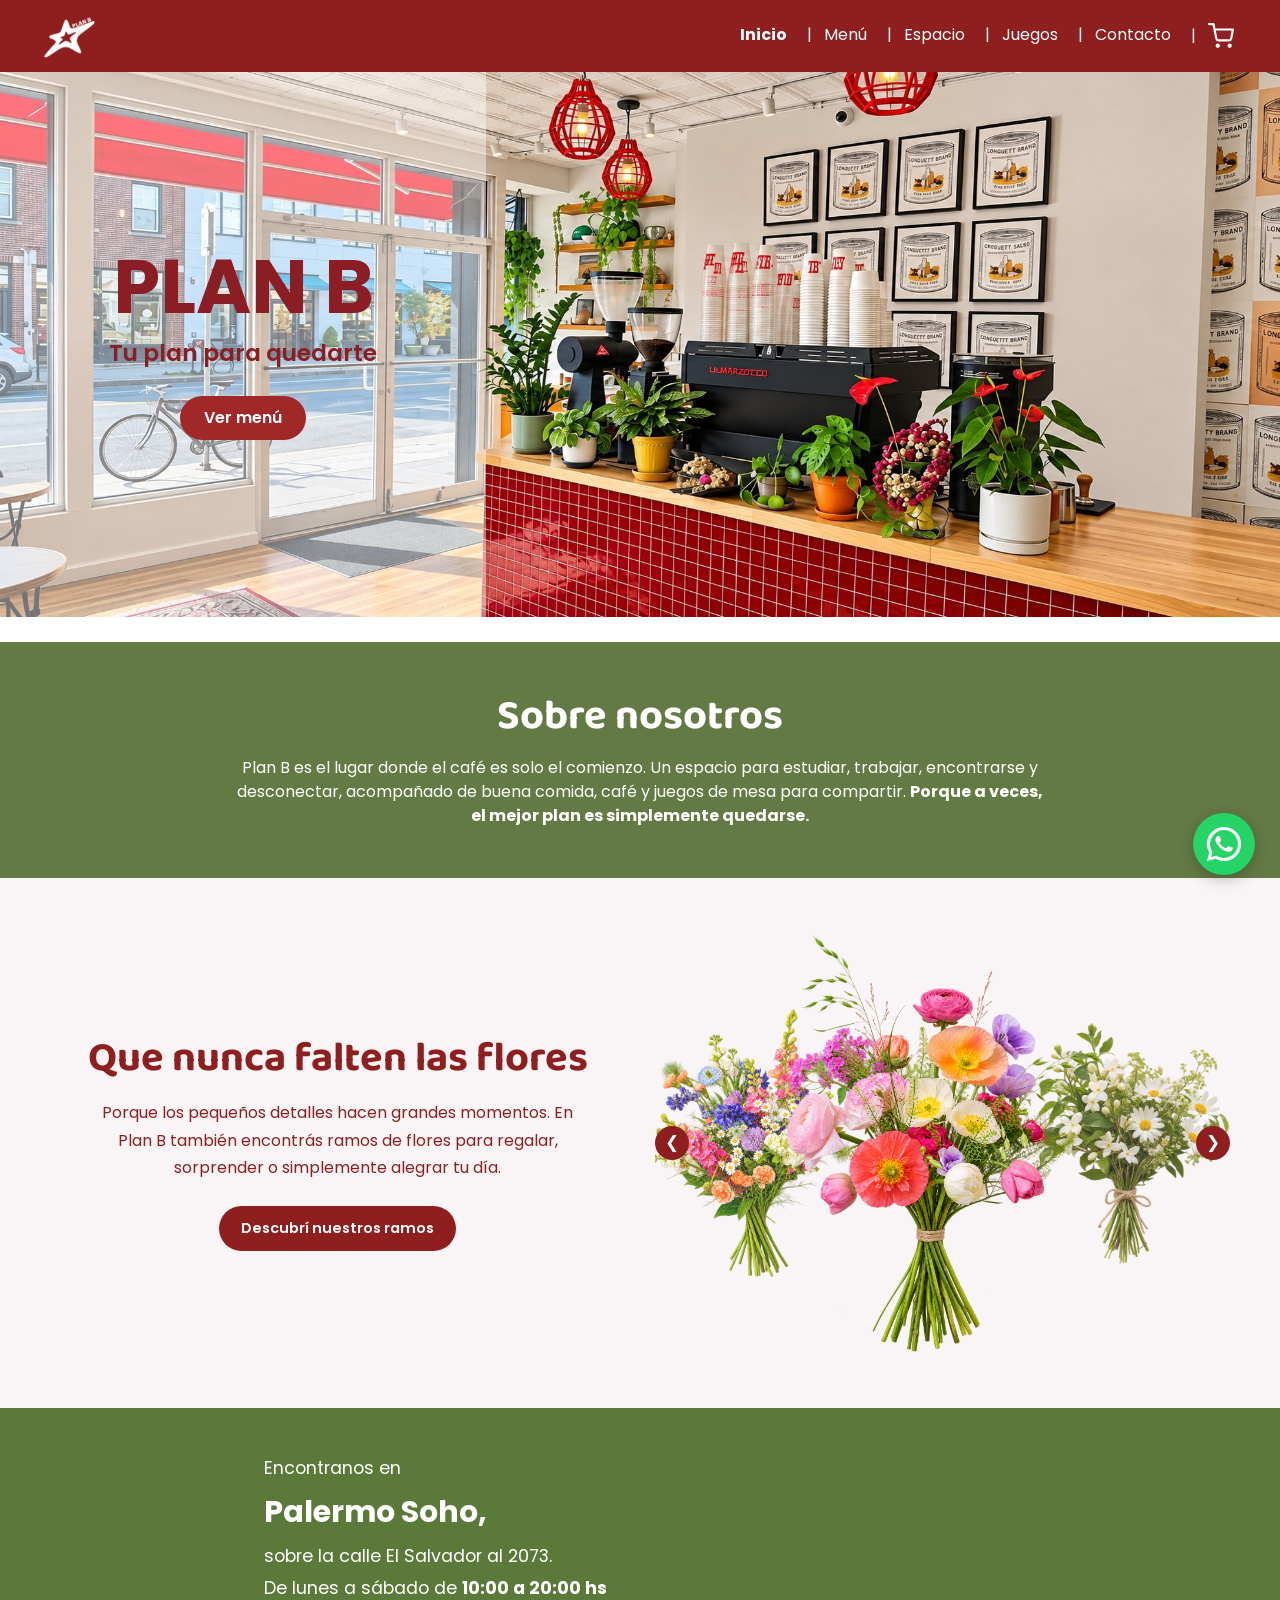
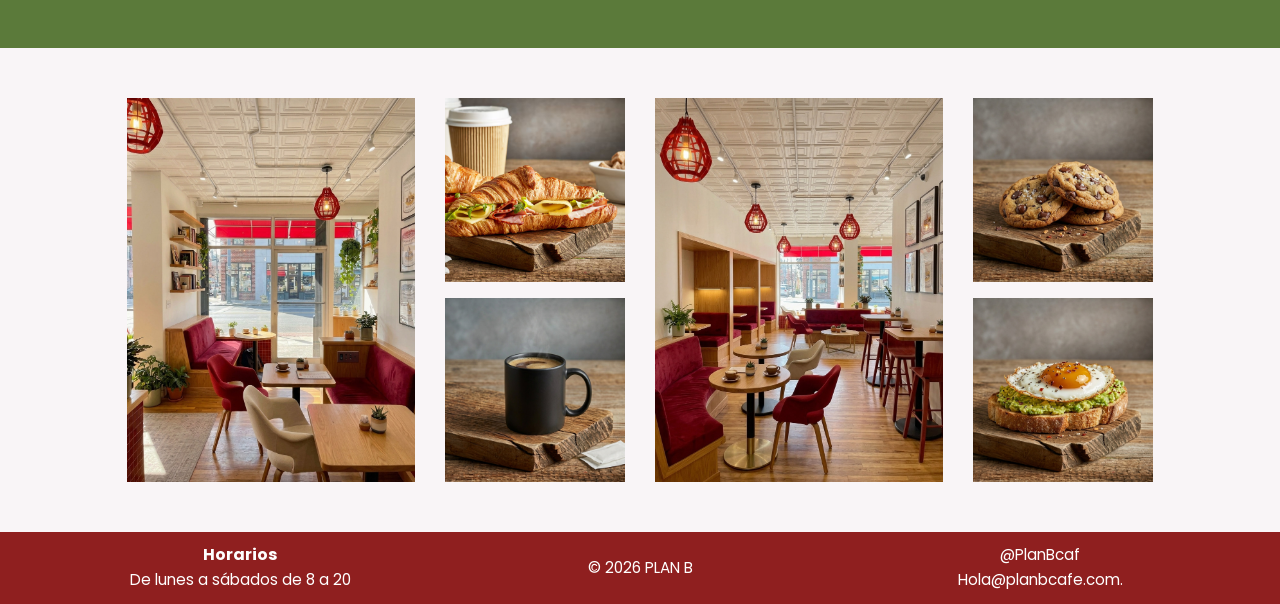
<file: index.html>
<!DOCTYPE html>
<html lang="es">
<head>
  <meta charset="UTF-8">
  <meta name="viewport" content="width=device-width, initial-scale=1.0">
  <title>Plan B | Tu plan para quedarte</title>
  <link rel="stylesheet" href="style.css">
</head>

<body>

  <header class="encabezado">
    <a href="index.html" class="logo">
      <img src="Imagenes/Logo.png" alt="Logo de Plan B">
    </a>

    <nav class="menu">
      <a href="index.html" class="activo">Inicio</a>
      <a href="menu.html">Menú</a>
      <a href="espacio.html">Espacio</a>
      <a href="juegos.html">Juegos</a>
      <a href="contacto.html">Contacto</a>

      <a href="Carrito.html"
         class="icono-carrito"
         aria-label="Carrito"
         title="Carrito">

        <svg xmlns="http://www.w3.org/2000/svg"
             width="26"
             height="26"
             viewBox="0 0 24 24"
             fill="none"
             stroke="currentColor"
             stroke-width="2"
             stroke-linecap="round"
             stroke-linejoin="round"
             aria-hidden="true">

          <circle cx="9" cy="21" r="1"></circle>
          <circle cx="20" cy="21" r="1"></circle>
          <path d="M1 1h4l2.7 13.4a2 2 0 0 0 2 1.6h9.7a2 2 0 0 0 2-1.6L23 6H6"></path>

        </svg>
      </a>
    </nav>


<!-- MENÚ DESPLEGABLE PARA CELULARES -->

<details class="menu-celular">

  <summary>
    <span class="pagina-actual">Inicio</span>

    <span class="hamburguesa" aria-hidden="true">
      <span></span>
      <span></span>
      <span></span>
    </span>
  </summary>

  <nav class="opciones-celular">

    <a href="index.html">Inicio</a>
    <a href="menu.html">Menú</a>
    <a href="espacio.html">Espacio</a>
    <a href="juegos.html">Juegos</a>
    <a href="contacto.html">Contacto</a>
    <a href="Carrito.html">Carrito</a>

  </nav>

</details>


  </header>

  <main>

    <section class="hero" role="img" aria-label="cafeteria principal">

      <div class="hero-texto recuadro-inicio">

        <h1>PLAN B</h1>

        <p>Tu plan para quedarte</p>

        <a href="menu.html" class="boton">
          Ver menú
        </a>

      </div>

    </section>

    <section class="sobre-nosotros">
      <h2>Sobre nosotros</h2>
      <p>
        Plan B es el lugar donde el café es solo el comienzo. Un espacio para
        estudiar, trabajar, encontrarse y desconectar, acompañado de buena comida,
        café y juegos de mesa para compartir.
        <strong>Porque a veces, el mejor plan es simplemente quedarse.</strong>
      </p>
    </section>

    <!-- ======================================
     SECCIÓN FLORES EN INICIO
====================================== -->

<section class="inicio-flores">

  <div class="inicio-flores-texto">

    <h2>Que nunca falten las flores</h2>

    <p>
      Porque los pequeños detalles hacen grandes momentos.
      En Plan B también encontrás ramos de flores para
      regalar, sorprender o simplemente alegrar tu día.
    </p>

    <a href="Carrito.html" class="boton-inicio-flores">
      Descubrí nuestros ramos
    </a>

  </div>

  <!-- CARRUSEL DE FLORES SIN JAVASCRIPT -->

  <div class="carrusel-flores">

    <!-- CONTROLES OCULTOS -->
    <input type="radio" name="flor-activa" id="flor-1" checked>
    <input type="radio" name="flor-activa" id="flor-2">
    <input type="radio" name="flor-activa" id="flor-3">
    <input type="radio" name="flor-activa" id="flor-4">
    <input type="radio" name="flor-activa" id="flor-5">
    <input type="radio" name="flor-activa" id="flor-6">
    <input type="radio" name="flor-activa" id="flor-7">

    <div class="flores-escenario">

      <!-- RAMO 1 -->
      <div class="flor-slide slide-1">
        <img src="Imagenes/Ramos de flores/ramo 11.png"
             alt="Ramo Primavera">
      </div>

      <!-- RAMO 2 -->
      <div class="flor-slide slide-2">
        <img src="Imagenes/Ramos de flores/ramo 22.png"
             alt="Ramo Jazmín">
      </div>

      <!-- RAMO 3 -->
      <div class="flor-slide slide-3">
        <img src="Imagenes/Ramos de flores/ramo 33.png"
             alt="Ramo Vibrante">
      </div>

      <!-- RAMO 4 -->
      <div class="flor-slide slide-4">
        <img src="Imagenes/Ramos de flores/ramo 44.png"
             alt="Ramo Atardecer">
      </div>

      <!-- RAMO 5 -->
      <div class="flor-slide slide-5">
        <img src="Imagenes/Ramos de flores/ramo 55.png"
             alt="Ramo Orquídea">
      </div>

      <!-- RAMO 6 -->
      <div class="flor-slide slide-6">
        <img src="Imagenes/Ramos de flores/ramo 66.png"
             alt="Ramo Campestre">
      </div>

      <!-- RAMO 7 -->
      <div class="flor-slide slide-7">
        <img src="Imagenes/Ramos de flores/ramo 77.png"
             alt="Ramo Silvestre">
      </div>

    </div>

    <!-- FLECHAS PARA CAMBIAR DE RAMO -->

    <div class="flechas-flores">

      <!-- ESTADO 1 -->
      <div class="flechas-slide flechas-1">
        <label for="flor-7" aria-label="Anterior">&#10094;</label>
        <label for="flor-2" aria-label="Siguiente">&#10095;</label>
      </div>

      <!-- ESTADO 2 -->
      <div class="flechas-slide flechas-2">
        <label for="flor-1" aria-label="Anterior">&#10094;</label>
        <label for="flor-3" aria-label="Siguiente">&#10095;</label>
      </div>

      <!-- ESTADO 3 -->
      <div class="flechas-slide flechas-3">
        <label for="flor-2" aria-label="Anterior">&#10094;</label>
        <label for="flor-4" aria-label="Siguiente">&#10095;</label>
      </div>

      <!-- ESTADO 4 -->
      <div class="flechas-slide flechas-4">
        <label for="flor-3" aria-label="Anterior">&#10094;</label>
        <label for="flor-5" aria-label="Siguiente">&#10095;</label>
      </div>

      <!-- ESTADO 5 -->
      <div class="flechas-slide flechas-5">
        <label for="flor-4" aria-label="Anterior">&#10094;</label>
        <label for="flor-6" aria-label="Siguiente">&#10095;</label>
      </div>

      <!-- ESTADO 6 -->
      <div class="flechas-slide flechas-6">
        <label for="flor-5" aria-label="Anterior">&#10094;</label>
        <label for="flor-7" aria-label="Siguiente">&#10095;</label>
      </div>

      <!-- ESTADO 7 -->
      <div class="flechas-slide flechas-7">
        <label for="flor-6" aria-label="Anterior">&#10094;</label>
        <label for="flor-1" aria-label="Siguiente">&#10095;</label>
      </div>

    </div>

  </div>

</section>

    <section class="ubicacion">
      <div class="ubicacion-texto">
        <p>Encontranos en</p>
        <h3>Palermo Soho,</h3>
        <p>sobre la calle El Salvador al 2073.</p>
        <p>De lunes a sábado de <strong>10:00 a 20:00 hs</strong></p>
      </div>
      <div class="ubicacion-mapa">
     <div class="ubicacion-mapa">
  <iframe
    src="https://www.google.com/maps?q=El+Salvador+4600,+Palermo,+Buenos+Aires,+Argentina&z=17&output=embed"
    title="Mapa de ubicación de Plan B en Palermo Soho"
    loading="lazy"
    allowfullscreen></iframe>
</div>

    </section>

    <section class="galeria">
      <img src="Imagenes/Inicio/mesas2.jpg" alt="Epsacio" class="foto-alta">
      <div class="galeria-columna">
        <img src="Imagenes/Inicio/medialuna con jyq.jpg" alt="Croissant de jamón y queso">
        <img src="Imagenes/Inicio/cafe.jpg" alt="Taza de café negro">
      </div>
      <img src="Imagenes/Inicio/mesas1.jpg" alt="Mesas y ventanal de Plan B" class="foto-alta">
      <div class="galeria-columna">
        <img src="Imagenes/Inicio/cookies.jpg" alt="Cookies con chips de chocolate">
        <img src="Imagenes/Inicio/avocado toast.jpg" alt="Tostada con palta y huevo">
      </div>
    </section>

  </main>

  <footer class="pie">
    <div class="pie-horarios">
      <h4>Horarios</h4>
      <p>De lunes a sábados de 8 a 20</p>
    </div>
    <div class="pie-copy">
      <p>&copy; 2026 PLAN B</p>
    </div>
    <div class="pie-contacto">
      <p>@PlanBcaf</p>
      <p>Hola@planbcafe.com.</p>
    </div>
  </footer>


<!-- BOTÓN FLOTANTE DE WHATSAPP -->
<a
  href="https://wa.me/5491130460145?text=Hola%2C%20quiero%20hacer%20una%20consulta%20a%20Plan%20B"

  class="whatsapp-flotante"
  target="_blank"
  rel="noopener noreferrer"
  aria-label="Contactar a Plan B por WhatsApp"
  title="Escribinos por WhatsApp"
>
  <svg
    xmlns="http://www.w3.org/2000/svg"
    viewBox="0 0 32 32"
    aria-hidden="true"
  >
    <path fill="currentColor" d="M16 .8A15.2 15.2 0 0 0 2.9 23.7L.8 31.2l7.7-2A15.2 15.2 0 1 0 16 .8zm0 27.6a12.3 12.3 0 0 1-6.3-1.7l-.5-.3-4.6 1.2 1.2-4.5-.3-.5A12.4 12.4 0 1 1 16 28.4zm6.8-9.3c-.4-.2-2.2-1.1-2.6-1.2-.3-.1-.6-.2-.8.2-.3.4-1 1.2-1.2 1.4-.2.2-.4.3-.8.1-.4-.2-1.6-.6-3.1-1.9-1.1-1-1.9-2.2-2.1-2.6-.2-.4 0-.6.2-.8l.6-.7.4-.6c.1-.2 0-.5 0-.7l-1.2-2.8c-.3-.7-.6-.6-.8-.6h-.7c-.3 0-.7.1-1 .5-.4.4-1.3 1.3-1.3 3.1s1.4 3.5 1.6 3.7c.2.2 2.7 4.1 6.6 5.7.9.4 1.6.6 2.1.8.9.3 1.7.2 2.3.1.7-.1 2.2-.9 2.5-1.8.3-.9.3-1.7.2-1.8-.1-.2-.3-.3-.7-.5z"/>
  </svg>
</a>


</body>
</html>
</file>
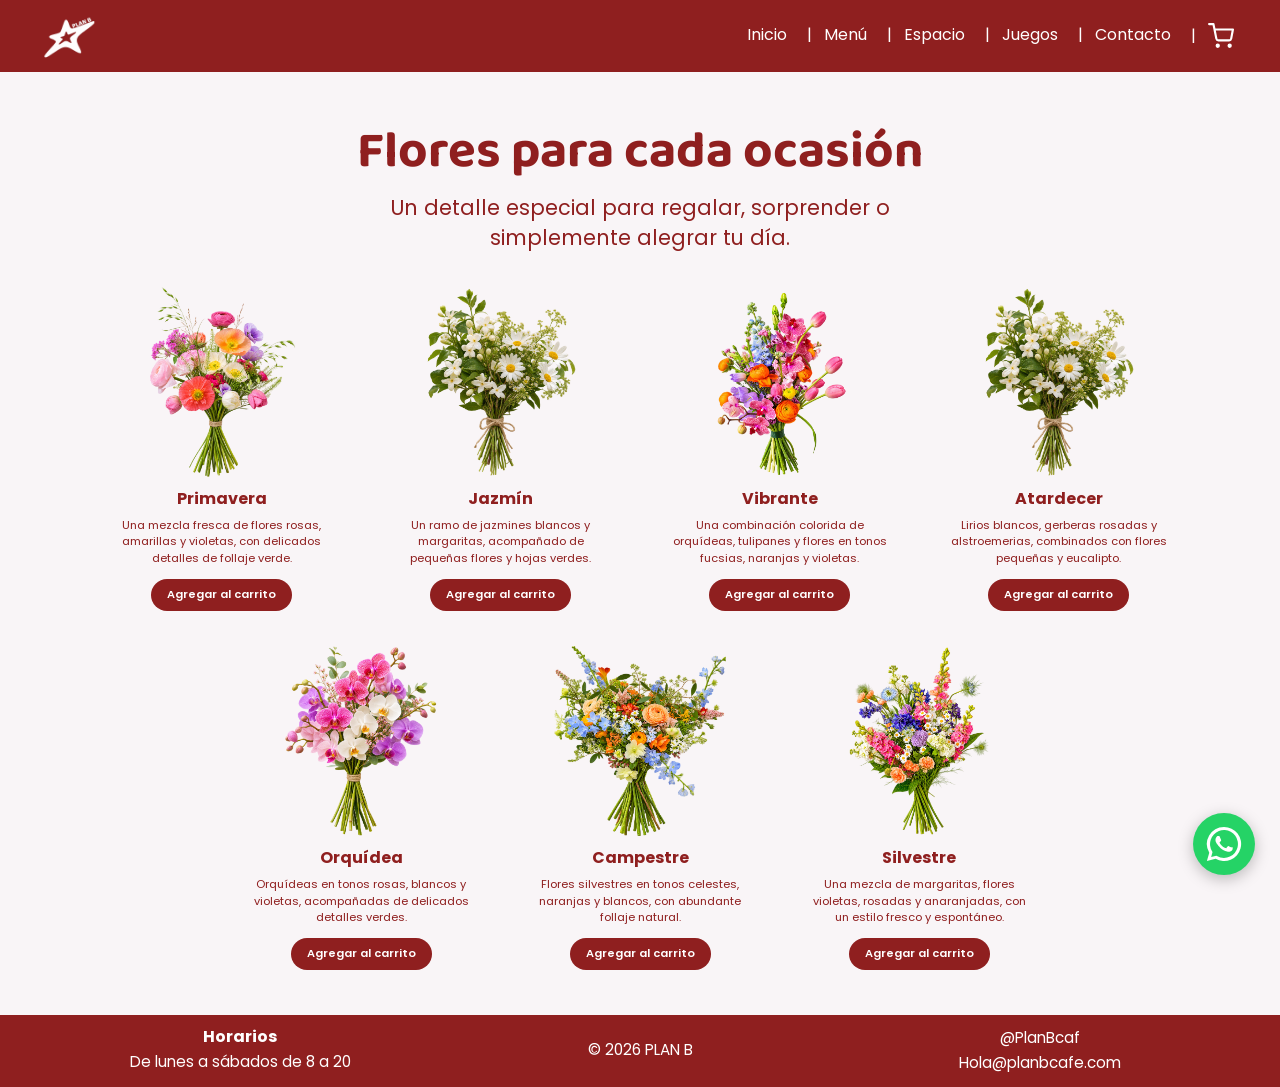
<file: Carrito.html>
<!DOCTYPE html>
<html lang="es">

<head>
  <meta charset="UTF-8">
  <meta name="viewport" content="width=device-width, initial-scale=1.0">

  <title>Flores | Plan B</title>

  <link rel="stylesheet" href="style.css">
  <link rel="stylesheet" href="flores.css">
</head>

<body>

  <!-- CASILLAS DEL CARRITO -->

  <input type="checkbox" id="ramo-primavera" class="seleccion-ramo">
  <input type="checkbox" id="ramo-jazmin" class="seleccion-ramo">
  <input type="checkbox" id="ramo-vibrante" class="seleccion-ramo">
  <input type="checkbox" id="ramo-atardecer" class="seleccion-ramo">
  <input type="checkbox" id="ramo-orquidea" class="seleccion-ramo">
  <input type="checkbox" id="ramo-campestre" class="seleccion-ramo">
  <input type="checkbox" id="ramo-silvestre" class="seleccion-ramo">

  <!-- CONTROL PARA CERRAR Y ABRIR EL CARRITO -->

  <input type="checkbox" id="carrito-cerrado" class="seleccion-ramo">

  <!-- ENCABEZADO -->

  <header class="encabezado">

    <a href="index.html" class="logo">
      <img src="Imagenes/Logo.png" alt="Logo de Plan B">
    </a>

    <nav class="menu">
      <a href="index.html">Inicio</a>
      <a href="menu.html">Menú</a>
      <a href="espacio.html">Espacio</a>
      <a href="juegos.html">Juegos</a>
      <a href="contacto.html">Contacto</a>
<a href="Carrito.html" class="icono-carrito" aria-label="Carrito" title="Carrito">
  <svg xmlns="http://www.w3.org/2000/svg"
       width="26" height="26"
       viewBox="0 0 24 24"
       fill="none"
       stroke="currentColor"
       stroke-width="2"
       stroke-linecap="round"
       stroke-linejoin="round"
       aria-hidden="true">
    <circle cx="9" cy="21" r="1"></circle>
    <circle cx="20" cy="21" r="1"></circle>
    <path d="M1 1h4l2.7 13.4a2 2 0 0 0 2 1.6h9.7a2 2 0 0 0 2-1.6L23 6H6"></path>
  </svg>
</a>

    </nav>


<!-- MENÚ DESPLEGABLE PARA CELULARES -->

<details class="menu-celular">

  <summary>
    <span class="pagina-actual">Carrito</span>

    <span class="hamburguesa" aria-hidden="true">
      <span></span>
      <span></span>
      <span></span>
    </span>
  </summary>

  <nav class="opciones-celular">

    <a href="index.html">Inicio</a>
    <a href="menu.html">Menú</a>
    <a href="espacio.html">Espacio</a>
    <a href="juegos.html">Juegos</a>
    <a href="contacto.html">Contacto</a>
    <a href="Carrito.html">Carrito</a>

  </nav>

</details>


  </header>

  <!-- CONTENIDO PRINCIPAL -->

  <main class="pagina-flores">

    <section class="encabezado-flores">

      <h1>Flores para cada ocasión</h1>

      <p>
        Un detalle especial para regalar, sorprender o
        <br>
        simplemente alegrar tu día.
      </p>

    </section>

    <!-- CATÁLOGO DE FLORES -->

    <section class="catalogo-flores">

      <!-- RAMO 1: PRIMAVERA -->

      <article class="tarjeta-flor">

        <img
          src="Imagenes/Ramos de flores/ramo 11.png"
          alt="Ramo Primavera"
        >

        <h2>Primavera</h2>

        <p>
          Una mezcla fresca de flores rosas, amarillas y
          violetas, con delicados detalles de follaje verde.
        </p>

        <label for="ramo-primavera" class="boton-flor">
          Agregar al carrito
        </label>

      </article>

      <!-- RAMO 2: JAZMÍN -->

      <article class="tarjeta-flor">

        <img
          src="Imagenes/Ramos de flores/ramo 22.png"
          alt="Ramo Jazmín"
        >

        <h2>Jazmín</h2>

        <p>
          Un ramo de jazmines blancos y margaritas,
          acompañado de pequeñas flores y hojas verdes.
        </p>

        <label for="ramo-jazmin" class="boton-flor">
          Agregar al carrito
        </label>

      </article>

      <!-- RAMO 3: VIBRANTE -->

      <article class="tarjeta-flor">

        <img
          src="Imagenes/Ramos de flores/ramo 33.png"
          alt="Ramo Vibrante"
        >

        <h2>Vibrante</h2>

        <p>
          Una combinación colorida de orquídeas,
          tulipanes y flores en tonos fucsias,
          naranjas y violetas.
        </p>

        <label for="ramo-vibrante" class="boton-flor">
          Agregar al carrito
        </label>

      </article>

      <!-- RAMO 4: ATARDECER -->

      <article class="tarjeta-flor">

        <img
          src="Imagenes/Ramos de flores/ramo 22.png"
          alt="Ramo Atardecer"
        >

        <h2>Atardecer</h2>

        <p>
          Lirios blancos, gerberas rosadas y
          alstroemerias, combinados con flores
          pequeñas y eucalipto.
        </p>

        <label for="ramo-atardecer" class="boton-flor">
          Agregar al carrito
        </label>

      </article>

      <!-- RAMO 5: ORQUÍDEA -->

      <article class="tarjeta-flor">

        <img
          src="Imagenes/Ramos de flores/ramo 55.png"
          alt="Ramo Orquídea"
        >

        <h2>Orquídea</h2>

        <p>
          Orquídeas en tonos rosas, blancos y violetas,
          acompañadas de delicados detalles verdes.
        </p>

        <label for="ramo-orquidea" class="boton-flor">
          Agregar al carrito
        </label>

      </article>

      <!-- RAMO 6: CAMPESTRE -->

      <article class="tarjeta-flor">

        <img
          src="Imagenes/Ramos de flores/ramo 66.png"
          alt="Ramo Campestre"
        >

        <h2>Campestre</h2>

        <p>
          Flores silvestres en tonos celestes,
          naranjas y blancos, con abundante
          follaje natural.
        </p>

        <label for="ramo-campestre" class="boton-flor">
          Agregar al carrito
        </label>

      </article>

      <!-- RAMO 7: SILVESTRE -->

      <article class="tarjeta-flor">

        <img
          src="Imagenes/Ramos de flores/ramo 77.png"
          alt="Ramo Silvestre"
        >

        <h2>Silvestre</h2>

        <p>
          Una mezcla de margaritas, flores violetas,
          rosadas y anaranjadas, con un estilo
          fresco y espontáneo.
        </p>

        <label for="ramo-silvestre" class="boton-flor">
          Agregar al carrito
        </label>

      </article>

    </section>

  </main>

  <!-- ======================================
       CARRITO DE COMPRAS CON PRECIOS
  ======================================= -->

  <aside class="carrito-css">

    <div class="carrito-encabezado">

      <h2>Tu pedido</h2>

      <label
        for="carrito-cerrado"
        class="cerrar-carrito"
        aria-label="Cerrar carrito">
        &times;
      </label>

    </div>

    <p class="carrito-vacio">
      Seleccioná los ramos que quieras agregar.
    </p>

    <!-- LISTA DE PRODUCTOS -->

    <div class="lista-carrito">

      <!-- PRIMAVERA -->

      <div class="producto-seleccionado primavera">

        <span>Primavera</span>

        <div class="detalle-producto">
          <strong>$30.000</strong>
          <label for="ramo-primavera">Quitar &times;</label>
        </div>

      </div>

      <!-- JAZMÍN -->

      <div class="producto-seleccionado jazmin">

        <span>Jazmín</span>

        <div class="detalle-producto">
          <strong>$30.000</strong>
          <label for="ramo-jazmin">Quitar &times;</label>
        </div>

      </div>

      <!-- VIBRANTE -->

      <div class="producto-seleccionado vibrante">

        <span>Vibrante</span>

        <div class="detalle-producto">
          <strong>$30.000</strong>
          <label for="ramo-vibrante">Quitar &times;</label>
        </div>

      </div>

      <!-- ATARDECER -->

      <div class="producto-seleccionado atardecer">

        <span>Atardecer</span>

        <div class="detalle-producto">
          <strong>$30.000</strong>
          <label for="ramo-atardecer">Quitar &times;</label>
        </div>

      </div>

      <!-- ORQUÍDEA -->

      <div class="producto-seleccionado orquidea">

        <span>Orquídea</span>

        <div class="detalle-producto">
          <strong>$30.000</strong>
          <label for="ramo-orquidea">Quitar &times;</label>
        </div>

      </div>

      <!-- CAMPESTRE -->

      <div class="producto-seleccionado campestre">

        <span>Campestre</span>

        <div class="detalle-producto">
          <strong>$30.000</strong>
          <label for="ramo-campestre">Quitar &times;</label>
        </div>

      </div>

      <!-- SILVESTRE -->

      <div class="producto-seleccionado silvestre">

        <span>Silvestre</span>

        <div class="detalle-producto">
          <strong>$30.000</strong>
          <label for="ramo-silvestre">Quitar &times;</label>
        </div>

      </div>

    </div>

    <!-- TERMINAR COMPRA -->

    <div class="carrito-pie">

      <a href="contacto.html" class="terminar-compra">
        Terminar compra
      </a>

    </div>

  </aside>

  <!-- BOTÓN PARA VOLVER A ABRIR EL CARRITO -->

  <label for="carrito-cerrado" class="abrir-carrito">
    Ver carrito
  </label>

  <!-- PIE DE PÁGINA -->

  <footer class="pie">

    <div class="pie-horarios">
      <h4>Horarios</h4>
      <p>De lunes a sábados de 8 a 20</p>
    </div>

    <div class="pie-copy">
      <p>&copy; 2026 PLAN B</p>
    </div>

    <div class="pie-contacto">
      <p>@PlanBcaf</p>
      <p>Hola@planbcafe.com</p>
    </div>

  </footer>

<!-- BOTÓN FLOTANTE DE WHATSAPP -->
<a
  href="https://wa.me/5491130460145?text=Hola%2C%20quiero%20hacer%20una%20consulta%20a%20Plan%20B"

  class="whatsapp-flotante"
  target="_blank"
  rel="noopener noreferrer"
  aria-label="Contactar a Plan B por WhatsApp"
  title="Escribinos por WhatsApp"
>
  <svg
    xmlns="http://www.w3.org/2000/svg"
    viewBox="0 0 32 32"
    aria-hidden="true"
  >
    <path fill="currentColor" d="M16 .8A15.2 15.2 0 0 0 2.9 23.7L.8 31.2l7.7-2A15.2 15.2 0 1 0 16 .8zm0 27.6a12.3 12.3 0 0 1-6.3-1.7l-.5-.3-4.6 1.2 1.2-4.5-.3-.5A12.4 12.4 0 1 1 16 28.4zm6.8-9.3c-.4-.2-2.2-1.1-2.6-1.2-.3-.1-.6-.2-.8.2-.3.4-1 1.2-1.2 1.4-.2.2-.4.3-.8.1-.4-.2-1.6-.6-3.1-1.9-1.1-1-1.9-2.2-2.1-2.6-.2-.4 0-.6.2-.8l.6-.7.4-.6c.1-.2 0-.5 0-.7l-1.2-2.8c-.3-.7-.6-.6-.8-.6h-.7c-.3 0-.7.1-1 .5-.4.4-1.3 1.3-1.3 3.1s1.4 3.5 1.6 3.7c.2.2 2.7 4.1 6.6 5.7.9.4 1.6.6 2.1.8.9.3 1.7.2 2.3.1.7-.1 2.2-.9 2.5-1.8.3-.9.3-1.7.2-1.8-.1-.2-.3-.3-.7-.5z"/>
  </svg>
</a>

</body>
</html>
</file>
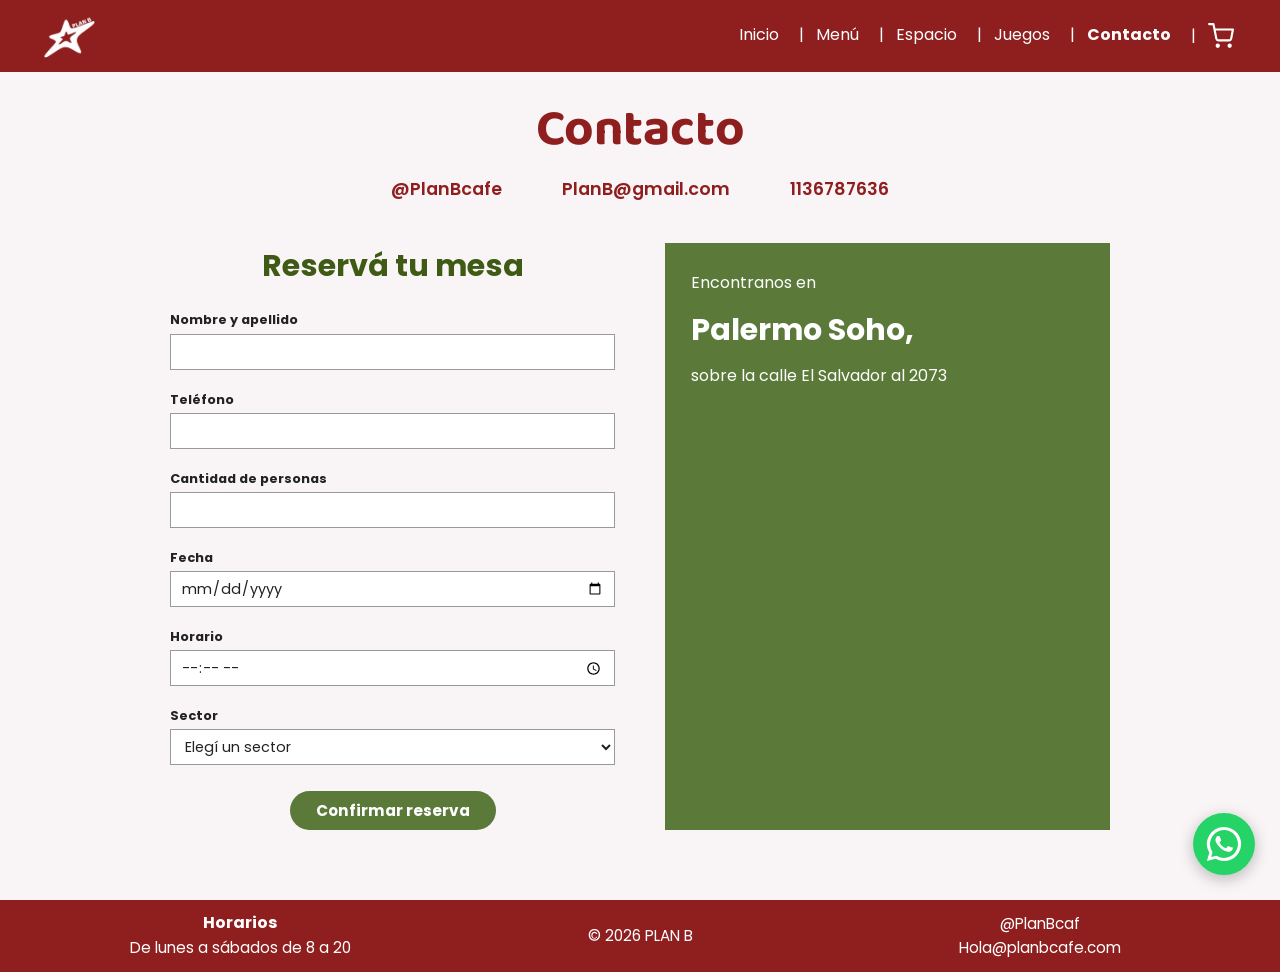
<file: contacto.html>
<!DOCTYPE html>
<html lang="es">
<head>
  <meta charset="UTF-8">
  <meta name="viewport" content="width=device-width, initial-scale=1.0">
  <title>Contacto | Plan B</title>
  <link rel="stylesheet" href="style.css">
</head>
<body>

  <!-- ENCABEZADO (igual que en las otras páginas, pero "Contacto" queda activo) -->
  <header class="encabezado">
    <a href="index.html" class="logo">
      <img src="Imagenes/Logo.png" alt="Logo de Plan B">
    </a>
    <nav class="menu">
      <a href="index.html">Inicio</a>
      <a href="menu.html">Menú</a>
      <a href="espacio.html">Espacio</a>
      <a href="juegos.html">Juegos</a>
      <a href="contacto.html" class="activo">Contacto</a>
<a href="Carrito.html" class="icono-carrito" aria-label="Carrito" title="Carrito">
  <svg xmlns="http://www.w3.org/2000/svg"
       width="26" height="26"
       viewBox="0 0 24 24"
       fill="none"
       stroke="currentColor"
       stroke-width="2"
       stroke-linecap="round"
       stroke-linejoin="round"
       aria-hidden="true">
    <circle cx="9" cy="21" r="1"></circle>
    <circle cx="20" cy="21" r="1"></circle>
    <path d="M1 1h4l2.7 13.4a2 2 0 0 0 2 1.6h9.7a2 2 0 0 0 2-1.6L23 6H6"></path>
  </svg>
</a>

    </nav>


<!-- MENÚ DESPLEGABLE PARA CELULARES -->

<details class="menu-celular">

  <summary>
    <span class="pagina-actual">Contacto</span>

    <span class="hamburguesa" aria-hidden="true">
      <span></span>
      <span></span>
      <span></span>
    </span>
  </summary>

  <nav class="opciones-celular">

    <a href="index.html">Inicio</a>
    <a href="menu.html">Menú</a>
    <a href="espacio.html">Espacio</a>
    <a href="juegos.html">Juegos</a>
    <a href="contacto.html">Contacto</a>
    <a href="Carrito.html">Carrito</a>

  </nav>

</details>


  </header>

  <main class="pagina-contacto">

    <h1 class="titulo-contacto">Contacto</h1>

    <!-- DATOS DE CONTACTO -->
    <ul class="datos-contacto">
      <li>@PlanBcafe</li>
      <li>PlanB@gmail.com</li>
      <li>1136787636</li>
    </ul>

    <div class="contacto-contenido">

      <!-- FORMULARIO DE RESERVA -->
      <section class="reserva">
        <h2>Reservá tu mesa</h2>

        <form id="form-reserva">

          <label for="nombre">Nombre y apellido</label>
          <input type="text" id="nombre" name="nombre" required>

          <label for="telefono">Teléfono</label>
          <input type="tel" id="telefono" name="telefono" required>

          <label for="personas">Cantidad de personas</label>
          <input type="number" id="personas" name="personas" min="1" max="12" required>

          <label for="fecha">Fecha</label>
          <input type="date" id="fecha" name="fecha" required>

          <label for="horario">Horario</label>
          <input type="time" id="horario" name="horario" min="08:00" max="20:00" required>

          <label for="sector">Sector</label>
          <select id="sector" name="sector" required>
            <option value="" disabled selected>Elegí un sector</option>
            <option value="Salón">Estudio/trabajo</option>
            <option value="Ventanal">Juegos</option>
          </select>

          <button type="submit" class="boton-reserva">Confirmar reserva</button>

          <!-- Mensaje que aparece al confirmar -->
          <p id="mensaje-reserva" class="mensaje-reserva" role="status" hidden></p>
        </form>
      </section>

      <!-- UBICACIÓN -->
      <aside class="ubicacion-contacto">
        <p>Encontranos en</p>
        <h3>Palermo Soho,</h3>
        <p>sobre la calle El Salvador al 2073</p>
        <iframe
          class="mapa"
          src="https://www.google.com/maps?q=El+Salvador+4600,+Palermo,+Buenos+Aires,+Argentina&z=17&output=embed"
          title="Mapa de ubicación de Plan B en Palermo Soho"
          loading="lazy"
          allowfullscreen></iframe>
      </aside>

    </div>

  </main>

  <!-- PIE DE PÁGINA (igual que en las otras páginas) -->
  <footer class="pie">
    <div class="pie-horarios">
      <h4>Horarios</h4>
      <p>De lunes a sábados de 8 a 20</p>
    </div>
    <div class="pie-copy">
      <p>&copy; 2026 PLAN B</p>
    </div>
    <div class="pie-contacto">
      <p>@PlanBcaf</p>
      <p>Hola@planbcafe.com</p>
    </div>
  </footer>

  <script>
    const formulario = document.getElementById("form-reserva");
    const mensaje = document.getElementById("mensaje-reserva");
    const campoFecha = document.getElementById("fecha");

    // No permite elegir fechas pasadas
    campoFecha.min = new Date().toISOString().split("T")[0];

    formulario.addEventListener("submit", function (evento) {
      evento.preventDefault();   // evita que la página se recargue

      const nombre = document.getElementById("nombre").value;
      mensaje.textContent = "¡Reserva exitosa! Te esperamos, " + nombre + ".";
      mensaje.hidden = false;

      formulario.reset();        // vacía los campos
    });
  </script>

<!-- BOTÓN FLOTANTE DE WHATSAPP -->
<a
  href="https://wa.me/5491130460145?text=Hola%2C%20quiero%20hacer%20una%20consulta%20a%20Plan%20B"

  class="whatsapp-flotante"
  target="_blank"
  rel="noopener noreferrer"
  aria-label="Contactar a Plan B por WhatsApp"
  title="Escribinos por WhatsApp"
>
  <svg
    xmlns="http://www.w3.org/2000/svg"
    viewBox="0 0 32 32"
    aria-hidden="true"
  >
    <path fill="currentColor" d="M16 .8A15.2 15.2 0 0 0 2.9 23.7L.8 31.2l7.7-2A15.2 15.2 0 1 0 16 .8zm0 27.6a12.3 12.3 0 0 1-6.3-1.7l-.5-.3-4.6 1.2 1.2-4.5-.3-.5A12.4 12.4 0 1 1 16 28.4zm6.8-9.3c-.4-.2-2.2-1.1-2.6-1.2-.3-.1-.6-.2-.8.2-.3.4-1 1.2-1.2 1.4-.2.2-.4.3-.8.1-.4-.2-1.6-.6-3.1-1.9-1.1-1-1.9-2.2-2.1-2.6-.2-.4 0-.6.2-.8l.6-.7.4-.6c.1-.2 0-.5 0-.7l-1.2-2.8c-.3-.7-.6-.6-.8-.6h-.7c-.3 0-.7.1-1 .5-.4.4-1.3 1.3-1.3 3.1s1.4 3.5 1.6 3.7c.2.2 2.7 4.1 6.6 5.7.9.4 1.6.6 2.1.8.9.3 1.7.2 2.3.1.7-.1 2.2-.9 2.5-1.8.3-.9.3-1.7.2-1.8-.1-.2-.3-.3-.7-.5z"/>
  </svg>
</a>

</body>
</html>
</file>
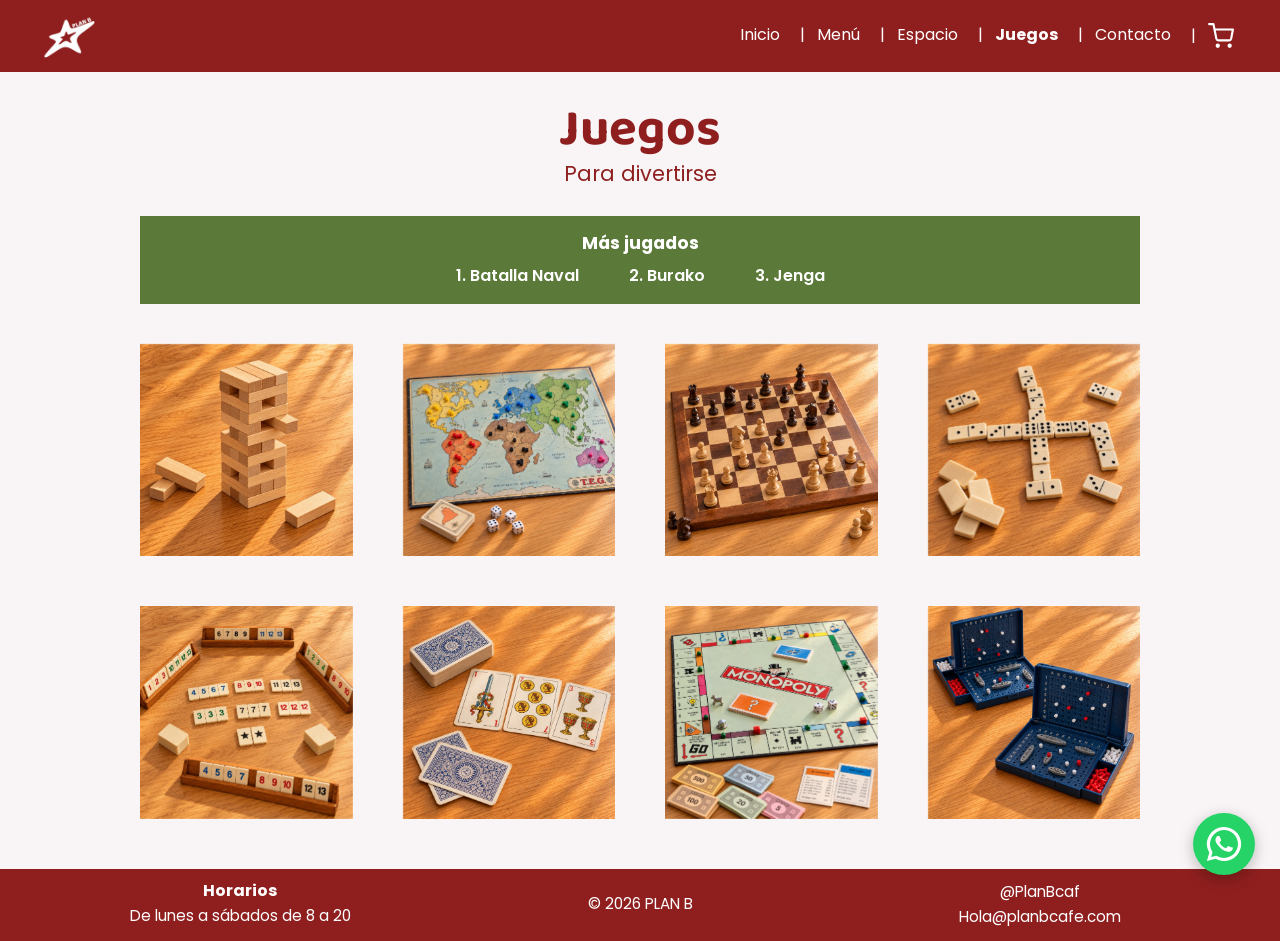
<file: juegos.html>
<!DOCTYPE html>
<html lang="es">
<head>
  <meta charset="UTF-8">
  <meta name="viewport" content="width=device-width, initial-scale=1.0">
  <title>Juegos | Plan B</title>
  <link rel="stylesheet" href="style.css">
</head>
<body>

  <!-- ENCABEZADO (igual que en las otras páginas, pero "Juegos" queda activo) -->
  <header class="encabezado">
    <a href="index.html" class="logo">
      <img src="Imagenes/Logo.png" alt="Logo de Plan B">
    </a>
    <nav class="menu">
      <a href="index.html">Inicio</a>
      <a href="menu.html">Menú</a>
      <a href="espacio.html">Espacio</a>
      <a href="juegos.html" class="activo">Juegos</a>
      <a href="contacto.html">Contacto</a>
      <a href="Carrito.html" class="icono-carrito" aria-label="Carrito" title="Carrito">
  <svg xmlns="http://www.w3.org/2000/svg"
       width="26" height="26"
       viewBox="0 0 24 24"
       fill="none"
       stroke="currentColor"
       stroke-width="2"
       stroke-linecap="round"
       stroke-linejoin="round"
       aria-hidden="true">
    <circle cx="9" cy="21" r="1"></circle>
    <circle cx="20" cy="21" r="1"></circle>
    <path d="M1 1h4l2.7 13.4a2 2 0 0 0 2 1.6h9.7a2 2 0 0 0 2-1.6L23 6H6"></path>
  </svg>
</a>

    </nav>


<!-- MENÚ DESPLEGABLE PARA CELULARES -->

<details class="menu-celular">

  <summary>
    <span class="pagina-actual">Juegos</span>

    <span class="hamburguesa" aria-hidden="true">
      <span></span>
      <span></span>
      <span></span>
    </span>
  </summary>

  <nav class="opciones-celular">

    <a href="index.html">Inicio</a>
    <a href="menu.html">Menú</a>
    <a href="espacio.html">Espacio</a>
    <a href="juegos.html">Juegos</a>
    <a href="contacto.html">Contacto</a>
    <a href="Carrito.html">Carrito</a>

  </nav>

</details>


  </header>

  <main class="pagina-juegos">

    <h1 class="titulo-juegos">Juegos</h1>
    <p class="subtitulo-juegos">Para divertirse</p>

    <!-- MÁS JUGADOS -->
    <section class="mas-jugados">
      <h2>Más jugados</h2>
      <ol>
        <li>Batalla Naval</li>
        <li>Burako</li>
        <li>Jenga</li>
      </ol>
    </section>

    <!-- GRILLA DE JUEGOS: cada .juego es una tarjeta que se da vuelta -->
    <section class="grilla-juegos">

      <article class="juego" tabindex="0">
        <div class="juego-interior">
          <div class="juego-frente">
            <img src="Imagenes/Juegos de mesa/yenga.jpeg" alt="Jenga">
          </div>
          <div class="juego-dorso">
            <h3>Jenga</h3>
            <p>Duración: 15/20 mins</p>
            <p>Mínimo de jugadores: 2</p>
            <p>Máximo de jugadores: 8</p>
          </div>
        </div>
      </article>

      <article class="juego" tabindex="0">
        <div class="juego-interior">
          <div class="juego-frente">
            <img src="Imagenes/Juegos de mesa/teg.jpeg" alt="TEG">
          </div>
          <div class="juego-dorso">
            <h3>TEG</h3>
            <p>Duración: 90/120 mins</p>
            <p>Mínimo de jugadores: 2</p>
            <p>Máximo de jugadores: 6</p>
          </div>
        </div>
      </article>

      <article class="juego" tabindex="0">
        <div class="juego-interior">
          <div class="juego-frente">
            <img src="Imagenes/Juegos de mesa/ajedrez.jpeg" alt="Ajedrez">
          </div>
          <div class="juego-dorso">
            <h3>Ajedrez</h3>
            <p>Duración: 30/40 mins</p>
            <p>Mínimo de jugadores: 2</p>
            <p>Máximo de jugadores: 2</p>
          </div>
        </div>
      </article>

      <article class="juego" tabindex="0">
        <div class="juego-interior">
          <div class="juego-frente">
            <img src="Imagenes/Juegos de mesa/domino.jpeg" alt="Dominó">
          </div>
          <div class="juego-dorso">
            <h3>Dominó</h3>
            <p>Duración: 20/30 mins</p>
            <p>Mínimo de jugadores: 2</p>
            <p>Máximo de jugadores: 4</p>
          </div>
        </div>
      </article>

      <article class="juego" tabindex="0">
        <div class="juego-interior">
          <div class="juego-frente">
            <img src="Imagenes/Juegos de mesa/bruako.jpeg" alt="Burako">
          </div>
          <div class="juego-dorso">
            <h3>Burako</h3>
            <p>Duración: 60/90 mins</p>
            <p>Mínimo de jugadores: 2</p>
            <p>Máximo de jugadores: 4</p>
          </div>
        </div>
      </article>

      <article class="juego" tabindex="0">
        <div class="juego-interior">
          <div class="juego-frente">
            <img src="Imagenes/Juegos de mesa/cartas.jpeg" alt="Cartas españolas">
          </div>
          <div class="juego-dorso">
            <h3>Cartas españolas</h3>
            <p>Duración: 20/40 mins</p>
            <p>Mínimo de jugadores: 2</p>
            <p>Máximo de jugadores: 6</p>
          </div>
        </div>
      </article>

      <article class="juego" tabindex="0">
        <div class="juego-interior">
          <div class="juego-frente">
            <img src="Imagenes/Juegos de mesa/monopoly.jpeg" alt="Monopoly">
          </div>
          <div class="juego-dorso">
            <h3>Monopoly</h3>
            <p>Duración: 90/120 mins</p>
            <p>Mínimo de jugadores: 2</p>
            <p>Máximo de jugadores: 6</p>
          </div>
        </div>
      </article>

      <article class="juego" tabindex="0">
        <div class="juego-interior">
          <div class="juego-frente">
            <img src="Imagenes/Juegos de mesa/batalla naval.jpeg" alt="Batalla Naval">
          </div>
          <div class="juego-dorso">
            <h3>Batalla Naval</h3>
            <p>Duración: 20/30 mins</p>
            <p>Mínimo de jugadores: 2</p>
            <p>Máximo de jugadores: 2</p>
          </div>
        </div>
      </article>

    </section>

  </main>

  <!-- PIE DE PÁGINA (igual que en las otras páginas) -->
  <footer class="pie">
    <div class="pie-horarios">
      <h4>Horarios</h4>
      <p>De lunes a sábados de 8 a 20</p>
    </div>
    <div class="pie-copy">
      <p>&copy; 2026 PLAN B</p>
    </div>
    <div class="pie-contacto">
      <p>@PlanBcaf</p>
      <p>Hola@planbcafe.com</p>
    </div>
  </footer>

<!-- BOTÓN FLOTANTE DE WHATSAPP -->
<a
  href="https://wa.me/5491130460145?text=Hola%2C%20quiero%20hacer%20una%20consulta%20a%20Plan%20B"

  class="whatsapp-flotante"
  target="_blank"
  rel="noopener noreferrer"
  aria-label="Contactar a Plan B por WhatsApp"
  title="Escribinos por WhatsApp"
>
  <svg
    xmlns="http://www.w3.org/2000/svg"
    viewBox="0 0 32 32"
    aria-hidden="true"
  >
    <path fill="currentColor" d="M16 .8A15.2 15.2 0 0 0 2.9 23.7L.8 31.2l7.7-2A15.2 15.2 0 1 0 16 .8zm0 27.6a12.3 12.3 0 0 1-6.3-1.7l-.5-.3-4.6 1.2 1.2-4.5-.3-.5A12.4 12.4 0 1 1 16 28.4zm6.8-9.3c-.4-.2-2.2-1.1-2.6-1.2-.3-.1-.6-.2-.8.2-.3.4-1 1.2-1.2 1.4-.2.2-.4.3-.8.1-.4-.2-1.6-.6-3.1-1.9-1.1-1-1.9-2.2-2.1-2.6-.2-.4 0-.6.2-.8l.6-.7.4-.6c.1-.2 0-.5 0-.7l-1.2-2.8c-.3-.7-.6-.6-.8-.6h-.7c-.3 0-.7.1-1 .5-.4.4-1.3 1.3-1.3 3.1s1.4 3.5 1.6 3.7c.2.2 2.7 4.1 6.6 5.7.9.4 1.6.6 2.1.8.9.3 1.7.2 2.3.1.7-.1 2.2-.9 2.5-1.8.3-.9.3-1.7.2-1.8-.1-.2-.3-.3-.7-.5z"/>
  </svg>
</a>

</body>
</html>
</file>
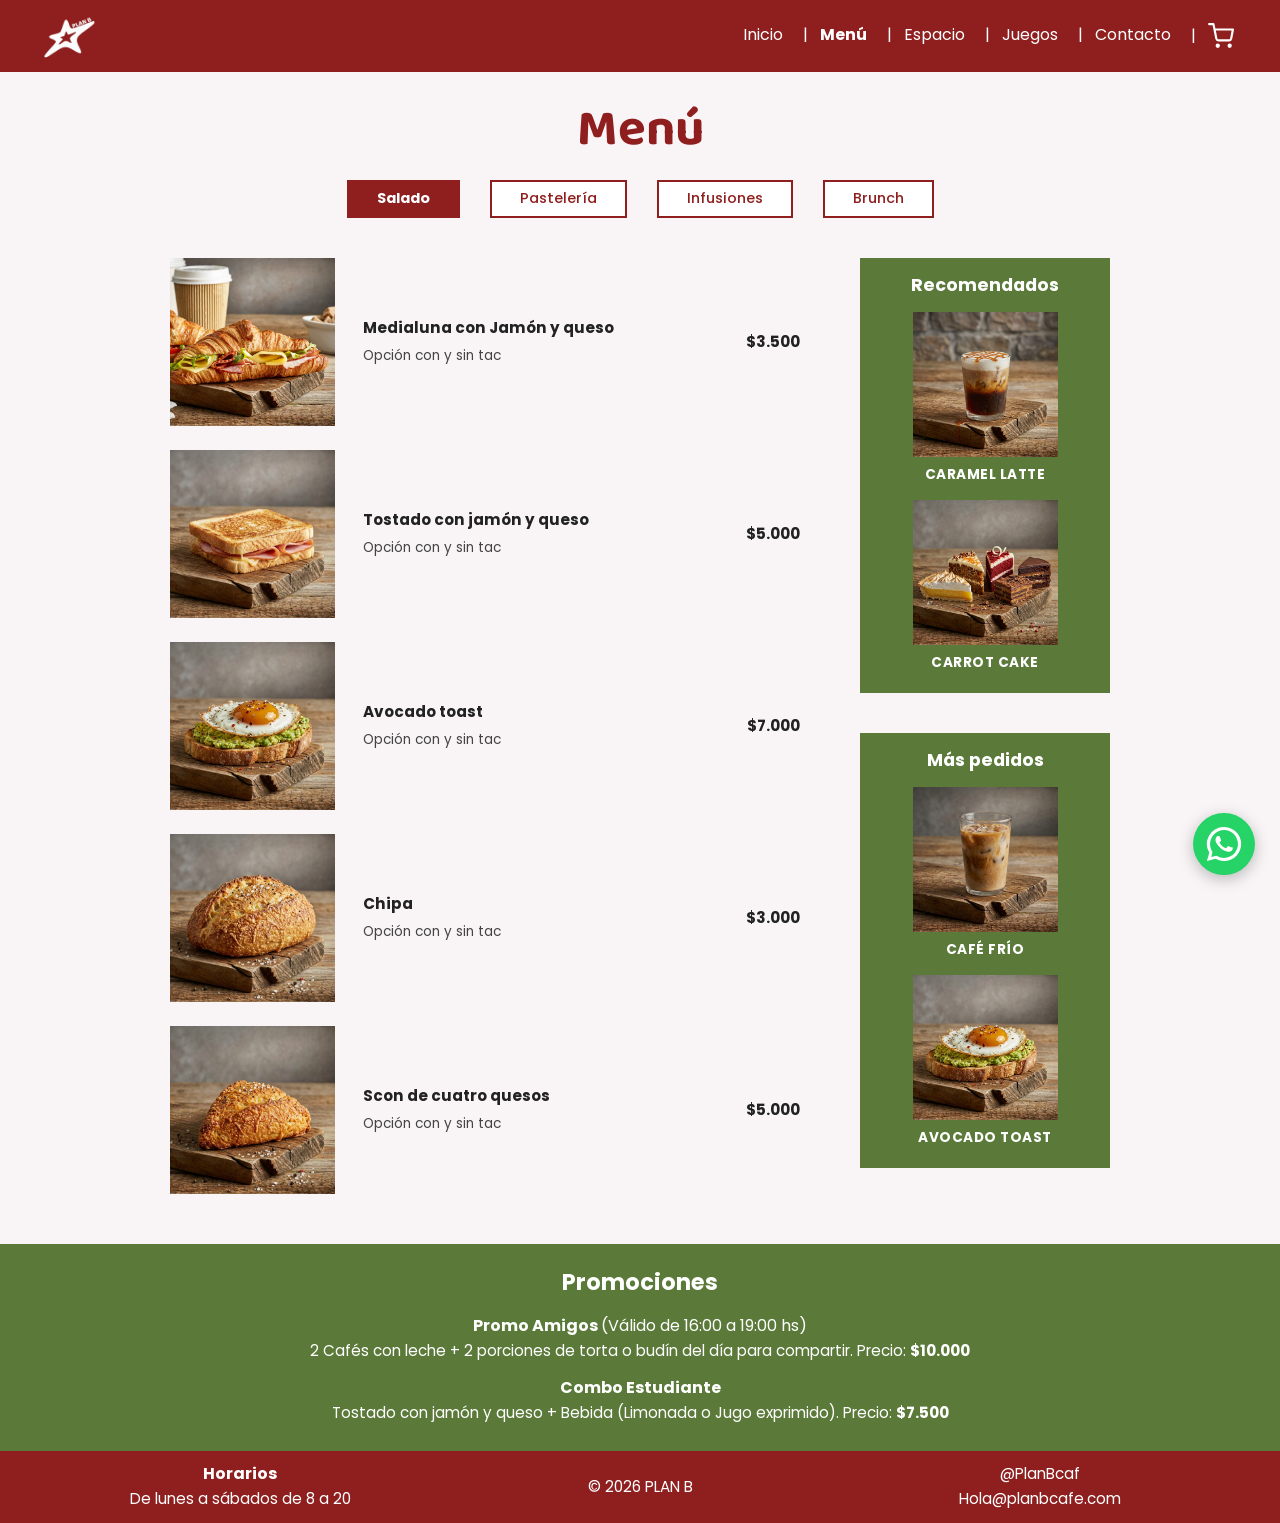
<file: menu.html>
<!DOCTYPE html>
<html lang="es">
<head>
  <meta charset="UTF-8">
  <meta name="viewport" content="width=device-width, initial-scale=1.0">
  <title>Menú | Plan B</title>
  <link rel="stylesheet" href="style.css">
</head>

<body>

  <header class="encabezado">
    <a href="index.html" class="logo">
      <img src="Imagenes/Logo.png" alt="Logo de Plan B">
    </a>

    <nav class="menu">
      <a href="index.html">Inicio</a>
      <a href="menu.html" class="activo">Menú</a>
      <a href="espacio.html">Espacio</a>
      <a href="juegos.html">Juegos</a>
      <a href="contacto.html">Contacto</a>
      
<a href="Carrito.html" class="icono-carrito" aria-label="Carrito" title="Carrito">
  <svg xmlns="http://www.w3.org/2000/svg"
       width="26" height="26"
       viewBox="0 0 24 24"
       fill="none"
       stroke="currentColor"
       stroke-width="2"
       stroke-linecap="round"
       stroke-linejoin="round"
       aria-hidden="true">
    <circle cx="9" cy="21" r="1"></circle>
    <circle cx="20" cy="21" r="1"></circle>
    <path d="M1 1h4l2.7 13.4a2 2 0 0 0 2 1.6h9.7a2 2 0 0 0 2-1.6L23 6H6"></path>
  </svg>
</a>

    </nav>


<!-- MENÚ DESPLEGABLE PARA CELULARES -->

<details class="menu-celular">

  <summary>
    <span class="pagina-actual">Menú</span>

    <span class="hamburguesa" aria-hidden="true">
      <span></span>
      <span></span>
      <span></span>
    </span>
  </summary>

  <nav class="opciones-celular">

    <a href="index.html">Inicio</a>
    <a href="menu.html">Menú</a>
    <a href="espacio.html">Espacio</a>
    <a href="juegos.html">Juegos</a>
    <a href="contacto.html">Contacto</a>
    <a href="Carrito.html">Carrito</a>

  </nav>

</details>


  </header>

  <main class="pagina-menu">
    <h1 class="titulo-menu">Menú</h1>

    <div class="menu-interactivo">

      <!-- CUATRO CATEGORÍAS -->
      <input class="selector-categoria" type="radio"
             name="categoria-menu" id="cat-salado" checked>

      <input class="selector-categoria" type="radio"
             name="categoria-menu" id="cat-pasteleria">

      <input class="selector-categoria" type="radio"
             name="categoria-menu" id="cat-infusiones">

      <input class="selector-categoria" type="radio"
             name="categoria-menu" id="cat-brunch">

      <!-- BOTONES -->
      <div class="categorias">
        <label class="categoria" for="cat-salado">Salado</label>
        <label class="categoria" for="cat-pasteleria">Pastelería</label>
        <label class="categoria" for="cat-infusiones">Infusiones</label>
        <label class="categoria" for="cat-brunch">Brunch</label>
      </div>

      <div class="menu-contenido">

        <div class="menu-listas">

          <!-- =====================================
               SALADO: 5 PRODUCTOS
          ====================================== -->
          <section class="lista-productos lista-salado">

            <article class="producto">
              <img src="Imagenes/Comida/medialuna con jyq2.jpg"
                   alt="Medialuna con jamón y queso">
              <div class="producto-info">
                <h3>Medialuna con Jamón y queso</h3>
                <p>Opción con y sin tac</p>
              </div>
              <span class="precio">$3.500</span>
            </article>

            <article class="producto">
              <img src="Imagenes/Comida/tostado.jpg"
                   alt="Tostado con jamón y queso">
              <div class="producto-info">
                <h3>Tostado con jamón y queso</h3>
                <p>Opción con y sin tac</p>
              </div>
              <span class="precio">$5.000</span>
            </article>

            <article class="producto">
              <img src="Imagenes/Comida/ avocado toast.jpg"
                   alt="Avocado toast">
              <div class="producto-info">
                <h3>Avocado toast</h3>
                <p>Opción con y sin tac</p>
              </div>
              <span class="precio">$7.000</span>
            </article>

            <article class="producto">
              <img src="Imagenes/Comida/chipa.jpg" alt="Chipa">
              <div class="producto-info">
                <h3>Chipa</h3>
                <p>Opción con y sin tac</p>
              </div>
              <span class="precio">$3.000</span>
            </article>

            <article class="producto">
              <img src="Imagenes/Comida/scon de queso.jpg"
                   alt="Scon de cuatro quesos">
              <div class="producto-info">
                <h3>Scon de cuatro quesos</h3>
                <p>Opción con y sin tac</p>
              </div>
              <span class="precio">$5.000</span>
            </article>

          </section>

          <!-- =====================================
               PASTELERÍA: 8 PRODUCTOS
          ====================================== -->
          <section class="lista-productos lista-pasteleria">

            <!-- PASTELERÍA FOTO 1 -->
            <article class="producto">
              <img src="Imagenes/Comida/cookie chocolate.jpg"
                   alt="Cookie de chocolate">
              <div class="producto-info">
                <h3>Cookie de chocolate</h3>
                <p>Opción con tac</p>
              </div>
              <span class="precio">$5.000</span>
            </article>

            <!-- PASTELERÍA FOTO 2 -->
            <article class="producto">
              <img src="Imagenes/Comida/cookie pistacho.jpg"
                   alt="Cookie de pistacho">
              <div class="producto-info">
                <h3>Cookie de pistacho</h3>
                <p>Opción con tac</p>
              </div>
              <span class="precio">$5.000</span>
            </article>

            <!-- PASTELERÍA FOTO 3 -->
            <article class="producto">
              <img src="Imagenes/Comida/cookies2.jpg"
                   alt="Cookie de vainilla">
              <div class="producto-info">
                <h3>Cookie de vainilla con chips de chocolate</h3>
                <p>Opción con tac</p>
              </div>
              <span class="precio">$5.000</span>
            </article>

            <!-- PASTELERÍA FOTO 4 -->
            <article class="producto">
              <img src="Imagenes/Comida/budin.jpg" alt="budin">
              <div class="producto-info">
                <h3>Budin de limón</h3>
                <p>Opción con y sin tac</p>
              </div>
              <span class="precio">$4.000</span>
            </article>

            <!-- PASTELERÍA FOTO 5 -->
            <article class="producto">
              <img src="Imagenes/Comida/alfajores.jpg"
                   alt="alfajores">
              <div class="producto-info">
                <h3>Alfajores</h3>
                <p>Opción con y sin tac</p>
              </div>
              <span class="precio">$2.000 c/u</span>
            </article>

            <!-- PASTELERÍA FOTO 6 -->
            <article class="producto">
              <img src="Imagenes/Comida/medialunas.jpg"
                   alt="medialunas">
              <div class="producto-info">
                <h3>Medialunas</h3>
                <p>Opción con y sin tac</p>
              </div>
              <span class="precio">$5.000</span>
            </article>

            <!-- PASTELERÍA FOTO 7 -->
            <article class="producto">
              <img src="Imagenes/Comida/torta.jpg" alt="torta">
              <div class="producto-info">
                <h3>Porción de torta</h3>
                <p>Opciónes con y sin tac</p>
              </div>
              <span class="precio">$7.000</span>
            </article>

            <!-- PASTELERÍA FOTO 8 -->
            <article class="producto">
              <img src="Imagenes/Comida/cupcakes.jpg"
                   alt="pancakes">
              <div class="producto-info">
                <h3>Pancakes de vainilla con pasta de mani y frutos rojos</h3>
                <p>Opción con y sin tac</p>
              </div>
              <span class="precio">$7.000 c/u</span>
            </article>

          </section>
          <!-- FIN DE PASTELERÍA: CIERRE CORREGIDO -->

          <!-- =====================================
               INFUSIONES: 8 PRODUCTOS
          ====================================== -->
          <section class="lista-productos lista-infusiones">

            <!-- INFUSIONES FOTO 1 -->
            <article class="producto">
              <img src="Imagenes/Comida/cafe2.jpg" alt="cafe">
              <div class="producto-info">
                <h3>Café</h3>
              </div>
              <span class="precio">$4.000</span>
            </article>

            <!-- INFUSIONES FOTO 2 -->
            <article class="producto">
              <img src="Imagenes/Comida/cafe frio.jpg"
                   alt="cafe frio">
              <div class="producto-info">
                <h3>Café frío</h3>
              </div>
              <span class="precio">$4.000</span>
            </article>

            <!-- INFUSIONES FOTO 3 -->
            <article class="producto">
              <img src="Imagenes/Comida/caramel latte.jpg"
                   alt="cafe caramel">
              <div class="producto-info">
                <h3>Caramel latte</h3>
              </div>
              <span class="precio">$5.000</span>
            </article>

            <!-- INFUSIONES FOTO 4 -->
            <article class="producto">
              <img src="Imagenes/Comida/jugo de naranja.jpg"
                   alt="jugo de naranja">
              <div class="producto-info">
                <h3>Jugo de naranja</h3>
              </div>
              <span class="precio">$5.000</span>
            </article>

            <!-- INFUSIONES FOTO 5 -->
            <article class="producto">
              <img src="Imagenes/Comida/licuado de banana.jpg"
                   alt="licuado">
              <div class="producto-info">
                <h3>Licuado de banana</h3>
              </div>
              <span class="precio">$6.000</span>
            </article>

            <!-- INFUSIONES FOTO 6 -->
            <article class="producto">
              <img src="Imagenes/Comida/licuado de frutilla.jpg"
                   alt="licuado">
              <div class="producto-info">
                <h3>Licuado de frutilla</h3>
              </div>
              <span class="precio">$6.000</span>
            </article>

            <!-- INFUSIONES FOTO 7 -->
            <article class="producto">
              <img src="Imagenes/Comida/limonada.jpg"
                   alt="limonada">
              <div class="producto-info">
                <h3>Limonada con menta y jengibre</h3>
              </div>
              <span class="precio">$6.000</span>
            </article>

            <!-- INFUSIONES FOTO 8 -->
            <article class="producto">
              <img src="Imagenes/Comida/te.jpg" alt="te">
              <div class="producto-info">
                <h3>Té negro</h3>
              </div>
              <span class="precio">$4.000</span>
            </article>

          </section>
          <!-- FIN DE INFUSIONES -->

          <!-- =====================================
               BRUNCH: 3 PRODUCTOS
          ====================================== -->
          <section class="lista-productos lista-brunch">

            <!-- BRUNCH FOTO 1 -->
            <article class="producto">
              <img src="Imagenes/Comida/brunch avocado.jpg" alt="brunch">
              <div class="producto-info">
                <h3>Brunch avocado</h3>
             <p>Tostada de pan integral con palta, salmon y huevo poche; Tostadas de pan blanco y negro con queso crema, mermelada y palta; Jugo de naranja y café.   </p>
              </div>
              <span class="precio">$10.000</span>
            </article>

            <!-- BRUNCH FOTO 2 -->
           <article class="producto">
              <img src="Imagenes/Comida/brunch bagel.jpg" alt="brunch">
              <div class="producto-info">
                <h3>Brunch bagel</h3>
             <p>Bagel relleno de queso crema, rucula y salmon; Tostadas de pan negro con queso crema, mermelada y palta; Cookie a eleccion; Cafe frio y jugo de naranja.  </p>
              </div>
              <span class="precio">$12.000</span>
            </article>

            <!-- BRUNCH FOTO 3 -->
           <article class="producto">
              <img src="Imagenes/Comida/brunch tostado.jpg" alt="brunch">
              <div class="producto-info">
                <h3>Brunch tostado</h3>
             <p>Tostado de jamon y queso; panera mixta con queso crema, palta y mermelada; Alfajores a eleccion; Licuado a eleccion.  </p>
              </div>
              <span class="precio">$10.000</span>
            </article>

          </section>
          <!-- FIN DE BRUNCH -->

        </div>
        <!-- FIN DE LAS LISTAS DE PRODUCTOS -->

        <!-- RECOMENDADOS Y MÁS PEDIDOS -->
        <aside class="destacados">

          <section class="caja-destacados">
            <h2>Recomendados</h2>

            <figure>
              <img src="Imagenes/Comida/caramel latte.jpg"
                   alt="Caramel latte">
              <figcaption>Caramel latte</figcaption>
            </figure>

            <figure>
              <img src="Imagenes/Comida/torta.jpg"
                   alt="Carrot cake">
              <figcaption>Carrot cake</figcaption>
            </figure>
          </section>

          <section class="caja-destacados">
            <h2>Más pedidos</h2>

            <figure>
              <img src="Imagenes/Comida/cafe frio.jpg"
                   alt="Café frío">
              <figcaption>Café frío</figcaption>
            </figure>

            <figure>
              <img src="Imagenes/Comida/ avocado toast.jpg"
                   alt="Avocado toast">
              <figcaption>Avocado toast</figcaption>
            </figure>
          </section>

        </aside>

      </div>
    </div>


<!-- DESPLEGABLES PARA CELULARES -->
<section class="desplegables-celular">

  <details class="desplegable-menu">
    <summary>Recomendados</summary>
    <div class="contenido-desplegable">
      <h3>Caramel latte</h3>
      <img src="Imagenes/Comida/caramel latte.jpg"
           alt="Caramel latte">

      <h3>Carrot cake</h3>
      <img src="Imagenes/Comida/torta.jpg"
           alt="Carrot cake">
    </div>
  </details>

  <details class="desplegable-menu">
    <summary>Más pedidos</summary>
    <div class="contenido-desplegable">
      <h3>Café frío</h3>
      <img src="Imagenes/Comida/cafe frio.jpg"
           alt="Café frío">

      <h3>Avocado toast</h3>
      <img src="Imagenes/Comida/ avocado toast.jpg"
           alt="Avocado toast">
    </div>
  </details>

  <details class="desplegable-menu">
    <summary>Promociones</summary>
    <div class="contenido-desplegable">

      <h3>Promo Amigos</h3>
      <p>Válido de 16:00 a 19:00 hs</p>
      <p>
        2 Cafés con leche + 2 porciones
        de torta o budín del día para compartir.
      </p>
      <p><strong>Precio: $10.000</strong></p>

      <h3>Combo Estudiante</h3>
      <p>
        Tostado con jamón y queso + bebida
        (Limonada o jugo exprimido).
      </p>
      <p><strong>Precio: $7.500</strong></p>

    </div>
  </details>

</section>



    <!-- PROMOCIONES -->
    <section class="promociones">
      <h2>Promociones</h2>

      <div class="promo">
        <h3>
          Promo Amigos
          <span>(Válido de 16:00 a 19:00 hs)</span>
        </h3>
        <p>
          2 Cafés con leche + 2 porciones de torta
          o budín del día para compartir.
          Precio: <strong>$10.000</strong>
        </p>
      </div>

      <div class="promo">
        <h3>Combo Estudiante</h3>
        <p>
          Tostado con jamón y queso + Bebida
          (Limonada o Jugo exprimido).
          Precio: <strong>$7.500</strong>
        </p>
      </div>
    </section>

  </main>

  <footer class="pie">
    <div class="pie-horarios">
      <h4>Horarios</h4>
      <p>De lunes a sábados de 8 a 20</p>
    </div>

    <div class="pie-copy">
      <p>&copy; 2026 PLAN B</p>
    </div>

    <div class="pie-contacto">
      <p>@PlanBcaf</p>
      <p>Hola@planbcafe.com</p>
    </div>
  </footer>

<!-- BOTÓN FLOTANTE DE WHATSAPP -->
<a
  href="https://wa.me/5491130460145?text=Hola%2C%20quiero%20hacer%20una%20consulta%20a%20Plan%20B"

  class="whatsapp-flotante"
  target="_blank"
  rel="noopener noreferrer"
  aria-label="Contactar a Plan B por WhatsApp"
  title="Escribinos por WhatsApp"
>
  <svg
    xmlns="http://www.w3.org/2000/svg"
    viewBox="0 0 32 32"
    aria-hidden="true"
  >
    <path fill="currentColor" d="M16 .8A15.2 15.2 0 0 0 2.9 23.7L.8 31.2l7.7-2A15.2 15.2 0 1 0 16 .8zm0 27.6a12.3 12.3 0 0 1-6.3-1.7l-.5-.3-4.6 1.2 1.2-4.5-.3-.5A12.4 12.4 0 1 1 16 28.4zm6.8-9.3c-.4-.2-2.2-1.1-2.6-1.2-.3-.1-.6-.2-.8.2-.3.4-1 1.2-1.2 1.4-.2.2-.4.3-.8.1-.4-.2-1.6-.6-3.1-1.9-1.1-1-1.9-2.2-2.1-2.6-.2-.4 0-.6.2-.8l.6-.7.4-.6c.1-.2 0-.5 0-.7l-1.2-2.8c-.3-.7-.6-.6-.8-.6h-.7c-.3 0-.7.1-1 .5-.4.4-1.3 1.3-1.3 3.1s1.4 3.5 1.6 3.7c.2.2 2.7 4.1 6.6 5.7.9.4 1.6.6 2.1.8.9.3 1.7.2 2.3.1.7-.1 2.2-.9 2.5-1.8.3-.9.3-1.7.2-1.8-.1-.2-.3-.3-.7-.5z"/>
  </svg>
</a>

</body>
</html>
</file>
<file: style.css>
@import url("https://fonts.googleapis.com/css2?family=Baloo+2:wght@700&family=Poppins:wght@400;500;600;700&display=swap");

/* ---------- Variables y base ---------- */
:root {
  --rojo: #8f1f1f;
  --rojo-boton: #a02828;
  --verde: #5b7a3a;
  --verde-oscuro: #3e5a14;
  --fondo: #f9f5f7;
  --blanco: #ffffff;


* {
  box-sizing: border-box;
}

body {
  margin: 0;
  font-family: "Poppins", Arial, sans-serif;
  background-color: var(--fondo);
  color: var(--verde-oscuro);
  line-height: 1.5;
}

img {
  display: block;
  max-width: 100%;
}

a {
  text-decoration: none;
}

/* ---------- Encabezado ---------- */
.encabezado {
  display: flex;
  justify-content: space-between;
  align-items: center;
  background-color: var(--rojo);
  padding: 0 40px;
  height: 72px;
}

.logo img {
  height: 56px;
  width: auto;
}

.menu {
  display: flex;
  gap: 8px;
}

.menu a {
  color: var(--blanco);
  font-size: 1rem;
  padding: 4px 6px;
}

/* Separador "|" entre links */
.menu a + a::before {
  content: "|";
  margin-right: 12px;
  font-weight: 400;
}

.menu a.activo {
  font-weight: 700;
}

.menu a:hover {
  text-decoration: underline;
}

/* ---------- Hero ---------- */
.hero {
  position: relative;
  width: 100%;
  height: 530px;          /* alto fijo siempre */
  overflow: hidden;
  background-image: url("Imagenes/Inicio/cafeteria\ principal.jpeg");
  background-size: cover;
  background-position: left center;  
}

.hero-texto {
  position: absolute;
  top: 50%;
  left: 0;
  width: min(100%, max(420px, 37%));   /* ancho de la zona blanca */
  transform: translateY(-50%);
  display: flex;
  flex-direction: column;
  align-items: center;       /* centra título, subtítulo y botón entre sí */
  text-align: center;
  color: var(--rojo);
}

.hero-texto h1 {
  margin: 0;
  font-size: 8.4rem;
  font-weight: 700;
  line-height: 1;
}

.hero-texto p {
  margin: 4px 0 20px;
  font-size: 1.4rem;
  font-weight: 600;
}

.boton {
  display: inline-block;
  background-color: var(--rojo-boton);
  color: var(--blanco);
  font-weight: 600;
  padding: 10px 24px;
  border-radius: 30px;
  transition: background-color 0.2s;
}

.boton:hover {
  background-color: #6e1515;
}


/* ---------- Sobre nosotros ---------- */


.sobre-nosotros {
  width: 100%;
  max-width: none;
  margin: 0 auto;
  padding: 50px 20px;
  text-align: center;
  background-color: #647a45;
  border-top: 25px solid #ffffff;
}


.sobre-nosotros h2 {
  margin: 0 0 14px;
  font-family: "Baloo 2", "Poppins", sans-serif;
  font-size: 2.6rem;
  color: #ffffff;
  line-height: 1.2;
}

.sobre-nosotros p {
  max-width: 820px;
  margin: 0 auto;
  font-size: 1rem;
  line-height: 1.5;
  color: #ffffff;
}

.sobre-nosotros strong {
  color: #ffffff;
  font-weight: 700;
}

/* ---------- Ubicación ---------- */
.ubicacion {
  display: flex;
  justify-content: center;
  align-items: center;
  gap: 70px;
  background-color: var(--verde);
  color: var(--blanco);
  padding: 20px 40px;
}

.ubicacion-texto p {
  margin: 6px 0;
  font-size: 1.1rem;
}

.ubicacion-texto h3 {
  margin: 8px 0;
  font-size: 1.9rem;
  font-weight: 700;
}

.ubicacion-mapa iframe {
  display: block;
  width: 340px;
  height: 200px;
  border: 0;
}

/* ---------- Galería ---------- */
.galeria {
  display: grid;
  /* Siempre 4 columnas con las proporciones del mockup (288 : 180 : 288 : 180) */
  grid-template-columns: 288fr 180fr 288fr 180fr;
  column-gap: clamp(6px, 2.5vw, 30px);
  max-width: 1086px;         /* en pantallas grandes se queda en este tamaño */
  margin: 0 auto;            /* y queda centrada */
  padding: 50px 30px;
}

/* Fotos altas: proporción fija 3:4 (288 x 384), se achican parejo en el celular */
.galeria .foto-alta {
  width: 100%;
  height: auto;
  aspect-ratio: 3 / 4;
  object-fit: cover;
  object-position: center;
}

/* Columnas de fotos chicas: dos fotos apiladas que ocupan el mismo alto que las altas */
.galeria-columna {
  display: flex;
  flex-direction: column;
  gap: clamp(4px, 1.5vw, 16px);
  min-height: 0;
}

.galeria-columna img {
  flex: 1 1 0;
  width: 100%;
  height: 0;                 
  min-height: 0;
  object-fit: cover;
  object-position: center;
}

@media (max-width: 600px) {
  .galeria {
    padding: 30px 12px;
  }
}

/* ---------- Footer ---------- */
.pie {
  display: grid;
  grid-template-columns: 1fr 1fr 1fr;
  align-items: center;
  text-align: center;
  background-color: var(--rojo);
  color: var(--blanco);
  width: 100%;
  min-height: 72px;      /* mismo alto que el header */
  padding: 0 40px;       /* mismos costados que el header */
}

.pie h4 {
  margin: 0;
  font-size: 1rem;
  font-weight: 700;
}

.pie p {
  margin: 2px 0;
  font-size: 0.95rem;
}

/* ---------- Responsive ---------- */
@media (max-width: 900px) {
  .encabezado {
    padding: 0 16px;
  }

  .menu a {
    font-size: 0.85rem;
  }


  .ubicacion {
    flex-direction: column;
    gap: 24px;
    padding: 30px 20px;
    text-align: center;
  }

  .ubicacion-mapa iframe {
    width: 100%;
    max-width: 340px;
  }

  .pie {
    grid-template-columns: 1fr;
    gap: 14px;
    padding: 16px;
  }
}


/* =========================================================
   PÁGINA DE MENÚ - PLAN B
   ========================================================= */

.pagina-menu {
  padding-top: 30px;
}

/* ---------- TÍTULO ---------- */

.titulo-menu {
  margin: 0 0 22px;
  text-align: center;
  font-family: "Baloo 2", "Poppins", sans-serif;
  font-size: 3.2rem;
  line-height: 1.1;
  color: var(--rojo);
}

/* =========================================================
   BOTONES DE CATEGORÍAS
   ========================================================= */

/* Ocultar los botones radio sin eliminar su funcionamiento */

.pagina-menu .menu-interactivo > .selector-categoria {
  position: absolute;
  width: 1px;
  height: 1px;
  opacity: 0;
  overflow: hidden;
  clip-path: inset(50%);
}

/* Contenedor de los cuatro botones */

.categorias {
  display: flex;
  justify-content: center;
  flex-wrap: wrap;
  gap: 30px;
  margin-bottom: 40px;
  padding: 0 20px;
}

/* Diseño original de los botones */

.pagina-menu .categorias label.categoria {
  display: inline-flex;
  align-items: center;
  justify-content: center;
  box-sizing: border-box;

  font-family: "Poppins", Arial, sans-serif;
  font-size: 0.9rem;
  font-weight: 500;

  color: var(--rojo);
  background-color: var(--blanco);
  border: 2px solid var(--rojo);
  padding: 6px 28px;

  cursor: pointer;
  transition: background-color 0.2s, color 0.2s;
}

.pagina-menu .categorias label.categoria:hover {
  background-color: #f3dede;
}

/* Botón seleccionado en bordó */

#cat-salado:checked ~ .categorias
label[for="cat-salado"],

#cat-pasteleria:checked ~ .categorias
label[for="cat-pasteleria"],

#cat-infusiones:checked ~ .categorias
label[for="cat-infusiones"],

#cat-brunch:checked ~ .categorias
label[for="cat-brunch"] {
  background-color: var(--rojo);
  color: var(--blanco);
  font-weight: 700;
}

/* =========================================================
   CONTENIDO GENERAL DEL MENÚ
   ========================================================= */

/* Diseño original:
   productos a la izquierda,
   recuadros verdes a la derecha */

.pagina-menu .menu-contenido {
  display: grid;
  grid-template-columns: minmax(0, 1fr) 250px;
  gap: 60px;
  align-items: start;
  max-width: 1000px;
  margin: 0 auto;
  padding: 0 30px 50px;
  box-sizing: border-box;
}

.pagina-menu .menu-listas {
  min-width: 0;
}

/* =========================================================
   MOSTRAR UNA SOLA CATEGORÍA POR VEZ
   ========================================================= */

/* Ocultar todas las listas */

.pagina-menu .menu-listas > .lista-productos {
  display: none !important;
}

/* Mostrar Salado */

#cat-salado:checked ~ .menu-contenido
.menu-listas > .lista-salado {
  display: flex !important;
}

/* Mostrar Pastelería */

#cat-pasteleria:checked ~ .menu-contenido
.menu-listas > .lista-pasteleria {
  display: grid !important;
}

/* Mostrar Infusiones */

#cat-infusiones:checked ~ .menu-contenido
.menu-listas > .lista-infusiones {
  display: grid !important;
}

/* Mostrar Brunch */

#cat-brunch:checked ~ .menu-contenido
.menu-listas > .lista-brunch {
  display: flex !important;
}

/* =========================================================
   SALADO Y BRUNCH - DISEÑO ORIGINAL
   ========================================================= */

.lista-salado,
.lista-brunch {
  flex-direction: column;
  gap: 24px;
}

/* =========================================================
   PRODUCTOS - MEDIDAS ORIGINALES
   ========================================================= */

.pagina-menu .producto {
  display: grid;
  grid-template-columns: 165px minmax(0, 1fr) 90px;
  align-items: center;
  gap: 28px;
  color: #222;
}

.pagina-menu .producto img {
  display: block;
  width: 165px;
  height: 168px;
  object-fit: cover;
}

/* Espacios para fotografías nuevas */

.pagina-menu .foto-pendiente {
  display: flex;
  align-items: center;
  justify-content: center;

  width: 165px;
  height: 168px;
  box-sizing: border-box;

  background-color: #e8e0e0;
  color: var(--rojo);
  font-size: 0.85rem;
  font-weight: 700;
}

/* Información del producto */

.producto-info h3 {
  margin: 0 0 6px;
  font-size: 0.95rem;
  font-weight: 700;
}

.producto-info p {
  margin: 0;
  font-size: 0.85rem;
  color: #444;
}

.precio {
  font-weight: 700;
  font-size: 0.95rem;
  text-align: right;
}

/* =========================================================
   PASTELERÍA E INFUSIONES
   DOS COLUMNAS DE CUATRO PRODUCTOS
   ========================================================= */

/* Cuando se selecciona Pastelería o Infusiones,
   la lista ocupa todo el ancho.
   Los destacados pasan debajo. */

.pagina-menu .menu-interactivo:has(
  #cat-pasteleria:checked,
  #cat-infusiones:checked
) .menu-contenido {
  grid-template-columns: minmax(0, 1fr);
  gap: 40px;
  max-width: 1100px;
}

/* Ocho productos en dos columnas */

.pagina-menu .lista-pasteleria,
.pagina-menu .lista-infusiones {
  grid-template-columns: repeat(2, minmax(0, 1fr));
  column-gap: 35px;
  row-gap: 28px;
}

/* Cada producto:
   fotografía izquierda,
   nombre, descripción y precio derecha */

.pagina-menu .lista-pasteleria .producto,
.pagina-menu .lista-infusiones .producto {
  display: grid;
  grid-template-columns: 140px minmax(0, 1fr);
  grid-template-rows: auto auto;
  column-gap: 16px;
  row-gap: 8px;
  align-items: center;
  min-width: 0;
}

/* Fotografías de Pastelería e Infusiones */

.pagina-menu .lista-pasteleria .producto img,
.pagina-menu .lista-infusiones .producto img,
.pagina-menu .lista-pasteleria .foto-pendiente,
.pagina-menu .lista-infusiones .foto-pendiente {
  grid-column: 1;
  grid-row: 1 / 3;

  width: 140px;
  height: 143px;
  object-fit: cover;
}

/* Nombre y descripción */

.pagina-menu .lista-pasteleria .producto-info,
.pagina-menu .lista-infusiones .producto-info {
  grid-column: 2;
  grid-row: 1;
  align-self: end;
  min-width: 0;
}

/* Precio debajo de la descripción */

.pagina-menu .lista-pasteleria .precio,
.pagina-menu .lista-infusiones .precio {
  grid-column: 2;
  grid-row: 2;
  align-self: start;
  text-align: left;
}

/* =========================================================
   RECOMENDADOS Y MÁS PEDIDOS
   DISEÑO ORIGINAL PARA SALADO Y BRUNCH
   ========================================================= */

.destacados {
  display: flex;
  flex-direction: column;
  gap: 40px;
}

.caja-destacados {
  background-color: var(--verde);
  color: var(--blanco);
  text-align: center;
  padding: 14px 20px 20px;
}

.caja-destacados h2 {
  margin: 0 0 14px;
  font-size: 1.1rem;
  font-weight: 700;
}

.caja-destacados figure {
  margin: 0 0 14px;
}

.caja-destacados figure:last-child {
  margin-bottom: 0;
}

.caja-destacados img {
  display: block;
  width: 145px;
  height: 145px;
  object-fit: cover;
  margin: 0 auto;
}

.caja-destacados figcaption {
  margin-top: 8px;
  font-size: 0.85rem;
  font-weight: 700;
  text-transform: uppercase;
  letter-spacing: 0.5px;
}

/* =========================================================
   DESTACADOS HORIZONTALES
   SOLO EN PASTELERÍA E INFUSIONES
   ========================================================= */

/* Dos recuadros verdes uno al lado del otro */

.pagina-menu .menu-interactivo:has(
  #cat-pasteleria:checked,
  #cat-infusiones:checked
) .destacados {
  display: grid;
  grid-template-columns: repeat(2, minmax(0, 1fr));
  gap: 25px;
  width: 100%;
}

/* Dentro de cada recuadro:
   dos fotos una al lado de la otra */

.pagina-menu .menu-interactivo:has(
  #cat-pasteleria:checked,
  #cat-infusiones:checked
) .caja-destacados {
  display: grid;
  grid-template-columns: repeat(2, minmax(0, 1fr));
  column-gap: 16px;
  row-gap: 10px;
  align-items: start;
  padding: 20px;
}

/* Título arriba de las dos fotos */

.pagina-menu .menu-interactivo:has(
  #cat-pasteleria:checked,
  #cat-infusiones:checked
) .caja-destacados h2 {
  grid-column: 1 / -1;
  margin-bottom: 8px;
}

/* Cada foto con su nombre debajo */

.pagina-menu .menu-interactivo:has(
  #cat-pasteleria:checked,
  #cat-infusiones:checked
) .caja-destacados figure {
  margin: 0;
  text-align: center;
}

/* Fotografías de destacados */

.pagina-menu .menu-interactivo:has(
  #cat-pasteleria:checked,
  #cat-infusiones:checked
) .caja-destacados img {
  width: 145px;
  height: 145px;
  max-width: 100%;
  object-fit: cover;
  margin: 0 auto;
}

/* Nombre de cada comida debajo de su foto */

.pagina-menu .menu-interactivo:has(
  #cat-pasteleria:checked,
  #cat-infusiones:checked
) .caja-destacados figcaption {
  margin-top: 10px;
  text-align: center;
}


/* ==========================================
   BRUNCH - LISTA VERTICAL CENTRADA
========================================== */

/* Productos arriba y recuadros verdes debajo */

.pagina-menu .menu-interactivo:has(
  #cat-brunch:checked
) .menu-contenido {
  display: grid;
  grid-template-columns: minmax(0, 1fr);
  gap: 45px;
  max-width: 1100px;
  margin: 0 auto;
}

/* Las tres opciones una debajo de la otra */

.pagina-menu .menu-interactivo:has(
  #cat-brunch:checked
) .lista-brunch {
  display: flex !important;
  flex-direction: column;
  align-items: center;
  gap: 28px;
  width: 100%;
}

/* Cada producto centrado:
   foto izquierda, información derecha */

.pagina-menu .menu-interactivo:has(
  #cat-brunch:checked
) .lista-brunch .producto {
  display: grid;
  grid-template-columns: 165px minmax(0, 1fr) 90px;
  align-items: center;
  gap: 28px;
  width: 100%;
  max-width: 650px;
  text-align: left;
}

/* Fotografías iguales a las de Salado */

.pagina-menu .menu-interactivo:has(
  #cat-brunch:checked
) .lista-brunch .producto img,

.pagina-menu .menu-interactivo:has(
  #cat-brunch:checked
) .lista-brunch .foto-pendiente {
  width: 165px !important;
  height: 168px !important;
  object-fit: cover;
}

/* Nombre y descripción */

.pagina-menu .menu-interactivo:has(
  #cat-brunch:checked
) .lista-brunch .producto-info {
  text-align: left;
}

/* Precio a la derecha */

.pagina-menu .menu-interactivo:has(
  #cat-brunch:checked
) .lista-brunch .precio {
  text-align: right;
}

/* ==========================================
   RECOMENDADOS Y MÁS PEDIDOS
   DEBAJO DE BRUNCH
========================================== */

/* Dos recuadros verdes horizontales */

.pagina-menu .menu-interactivo:has(
  #cat-brunch:checked
) .destacados {
  display: grid;
  grid-template-columns: repeat(2, minmax(0, 1fr));
  gap: 25px;
  width: 100%;
}

/* Dos fotografías en cada recuadro */

.pagina-menu .menu-interactivo:has(
  #cat-brunch:checked
) .caja-destacados {
  display: grid;
  grid-template-columns: repeat(2, minmax(0, 1fr));
  column-gap: 16px;
  row-gap: 10px;
  align-items: start;
  padding: 20px;
}

/* Título arriba de las fotos */

.pagina-menu .menu-interactivo:has(
  #cat-brunch:checked
) .caja-destacados h2 {
  grid-column: 1 / -1;
  margin-bottom: 8px;
  text-align: center;
}

/* Fotos y nombres */

.pagina-menu .menu-interactivo:has(
  #cat-brunch:checked
) .caja-destacados figure {
  margin: 0;
  text-align: center;
}

.pagina-menu .menu-interactivo:has(
  #cat-brunch:checked
) .caja-destacados img {
  width: 145px;
  height: 145px;
  max-width: 100%;
  object-fit: cover;
  margin: 0 auto;
}

.pagina-menu .menu-interactivo:has(
  #cat-brunch:checked
) .caja-destacados figcaption {
  margin-top: 10px;
  text-align: center;
}

/* ==========================================
   BRUNCH EN CELULARES
========================================== */

@media (max-width: 800px) {

  .pagina-menu .menu-interactivo:has(
    #cat-brunch:checked
  ) .lista-brunch .producto {
    grid-template-columns: 100px minmax(0, 1fr);
    gap: 8px 14px;
    max-width: 100%;
  }

  .pagina-menu .menu-interactivo:has(
    #cat-brunch:checked
  ) .lista-brunch .producto img,

  .pagina-menu .menu-interactivo:has(
    #cat-brunch:checked
  ) .lista-brunch .foto-pendiente {
    width: 100px !important;
    height: 102px !important;
    grid-row: 1 / 3;
  }

  .pagina-menu .menu-interactivo:has(
    #cat-brunch:checked
  ) .lista-brunch .producto-info {
    grid-column: 2;
    grid-row: 1;
  }

  .pagina-menu .menu-interactivo:has(
    #cat-brunch:checked
  ) .lista-brunch .precio {
    grid-column: 2;
    grid-row: 2;
    text-align: left;
  }

  /* Recuadros verdes uno debajo del otro */

  .pagina-menu .menu-interactivo:has(
    #cat-brunch:checked
  ) .destacados {
    grid-template-columns: minmax(0, 1fr);
  }
}


/* ==========================================
   IGUALAR FOTOS DE TODAS LAS CATEGORÍAS
========================================== */

/* Fotos de Salado, Pastelería,
   Infusiones y Brunch */

.pagina-menu .menu-listas .producto img,
.pagina-menu .menu-listas .foto-pendiente {
  width: 165px !important;
  height: 168px !important;
  object-fit: cover;
  flex-shrink: 0;
}

/* Pastelería e Infusiones:
   mantener las dos columnas,
   pero agrandar sus fotografías */

.pagina-menu .lista-pasteleria .producto,
.pagina-menu .lista-infusiones .producto {
  grid-template-columns: 165px minmax(0, 1fr);
  column-gap: 16px;
}

/* Mantener las fotos adaptadas en celular */

@media (max-width: 800px) {

  .pagina-menu .menu-listas .producto img,
  .pagina-menu .menu-listas .foto-pendiente {
    width: 100px !important;
    height: 102px !important;
  }

  .pagina-menu .lista-pasteleria .producto,
  .pagina-menu .lista-infusiones .producto {
    grid-template-columns: 100px minmax(0, 1fr);
  }
}


/* =========================================================
   PROMOCIONES - SIEMPRE VISIBLES
   ========================================================= */

.promociones {
  background-color: var(--verde);
  color: var(--blanco);
  text-align: center;
  padding: 22px 20px 12px;
}

.promociones h2 {
  margin: 0 0 14px;
  font-size: 1.4rem;
  font-weight: 700;
}

.promo {
  margin-bottom: 14px;
}

.promo h3 {
  margin: 0;
  font-size: 1rem;
  font-weight: 700;
}

.promo h3 span {
  font-weight: 400;
}

.promo p {
  margin: 2px 0 0;
  font-size: 0.95rem;
}

/* =========================================================
   ADAPTACIÓN A CELULARES
   ========================================================= */

@media (max-width: 800px) {

  .titulo-menu {
    font-size: 2.4rem;
  }

  .categorias {
    gap: 10px;
  }

  .pagina-menu .categorias label.categoria {
    padding: 6px 16px;
    font-size: 0.8rem;
  }

  /* Salado y Brunch en celular */

  .pagina-menu .menu-contenido {
    grid-template-columns: minmax(0, 1fr);
    gap: 36px;
    padding: 0 16px 36px;
  }

  .pagina-menu .producto {
    grid-template-columns: 100px minmax(0, 1fr) auto;
    gap: 14px;
  }

  .pagina-menu .producto img,
  .pagina-menu .foto-pendiente {
    width: 100px;
    height: 102px;
  }

  /* Pastelería e Infusiones:
     una columna en pantallas pequeñas */

  .pagina-menu .lista-pasteleria,
  .pagina-menu .lista-infusiones {
    grid-template-columns: minmax(0, 1fr);
    gap: 24px;
  }

  .pagina-menu .lista-pasteleria .producto,
  .pagina-menu .lista-infusiones .producto {
    grid-template-columns: 100px minmax(0, 1fr);
    gap: 6px 14px;
  }

  .pagina-menu .lista-pasteleria .producto img,
  .pagina-menu .lista-infusiones .producto img,
  .pagina-menu .lista-pasteleria .foto-pendiente,
  .pagina-menu .lista-infusiones .foto-pendiente {
    width: 100px;
    height: 102px;
  }

  /* Destacados originales en celular */

  .destacados {
    flex-direction: row;
    gap: 16px;
  }

  .caja-destacados {
    flex: 1;
    padding: 12px 10px 16px;
  }

  .caja-destacados img {
    width: 100%;
    max-width: 145px;
    height: auto;
    aspect-ratio: 1 / 1;
  }

  /* Destacados de Pastelería e Infusiones:
     recuadros uno debajo del otro */

  .pagina-menu .menu-interactivo:has(
    #cat-pasteleria:checked,
    #cat-infusiones:checked
  ) .destacados {
    grid-template-columns: minmax(0, 1fr);
  }

  .pagina-menu .menu-interactivo:has(
    #cat-pasteleria:checked,
    #cat-infusiones:checked
  ) .caja-destacados {
    grid-template-columns: repeat(2, minmax(0, 1fr));
  }
}



/* =========================================================
   PÁGINA DE JUEGOS
   ========================================================= */

.pagina-juegos {
  padding: 30px 0 50px;
}

/* ---------- Títulos ---------- */
.titulo-juegos {
  margin: 0;
  text-align: center;
  font-family: "Baloo 2", "Poppins", sans-serif;
  font-size: 3.2rem;
  line-height: 1.1;
  color: var(--rojo);
}

.subtitulo-juegos {
  margin: 0 0 26px;
  text-align: center;
  font-size: 1.3rem;
  color: var(--rojo);
}

/* ---------- Más jugados ---------- */
.mas-jugados {
  max-width: 1000px;
  margin: 0 auto 40px;
  padding: 14px 20px 16px;
  background-color: var(--verde);
  color: var(--blanco);
  text-align: center;
}

.mas-jugados h2 {
  margin: 0 0 8px;
  font-size: 1.1rem;
  font-weight: 700;
}

.mas-jugados ol {
  display: flex;
  justify-content: center;
  flex-wrap: wrap;
  gap: 14px 50px;
  margin: 0;
  padding: 0;
  list-style-position: inside;   /* deja el número pegado al nombre */
  font-weight: 600;
}

/* ---------- Grilla de juegos ---------- */
.grilla-juegos {
  display: grid;
  grid-template-columns: repeat(4, 1fr);
  gap: clamp(16px, 5vw, 50px);   /* misma distancia entre fotos, a los lados y arriba/abajo */
  max-width: 1000px;             /* mismo ancho que el rectángulo verde */
  margin: 0 auto;
  padding: 0;                    /* sin espacio extra: queda alineada con el verde */
}

/* ---------- Tarjeta que se da vuelta ---------- */
.juego {
  perspective: 1000px;           /* da el efecto 3D */
  aspect-ratio: 1 / 1;           /* tarjeta cuadrada */
  outline: none;
  cursor: pointer;
}

.juego-interior {
  position: relative;
  width: 100%;
  height: 100%;
  transition: transform 0.6s;
  transform-style: preserve-3d;
}

/* Al pasar el cursor (o tocar en el celular) la tarjeta gira */
.juego:hover .juego-interior,
.juego:focus .juego-interior {
  transform: rotateY(180deg);
}

.juego-frente,
.juego-dorso {
  position: absolute;
  inset: 0;
  -webkit-backface-visibility: hidden;   /* para Safari */
  backface-visibility: hidden;           /* oculta el lado de atrás */
}

.juego-frente img {
  width: 100%;
  height: 100%;
  object-fit: cover;
}

.juego-dorso {
  transform: rotateY(180deg);
  display: flex;
  flex-direction: column;
  justify-content: center;
  align-items: center;
  gap: 8px;
  padding: 16px;
  background-color: var(--rojo);
  color: var(--blanco);
  text-align: center;
}

.juego-dorso h3 {
  margin: 0 0 6px;
  font-size: 1.3rem;
  font-weight: 600;
}

.juego-dorso p {
  margin: 0;
  font-size: 0.8rem;
  font-weight: 600;
}

/* ---------- Juegos: celular ---------- */
@media (max-width: 700px) {
  .titulo-juegos {
    font-size: 2.4rem;
  }

  .mas-jugados {
    margin: 0 16px 30px;
  }

  .grilla-juegos {
    grid-template-columns: repeat(2, 1fr);
    margin: 0 16px;
  }
}


/* =========================================================
   PÁGINA DE CONTACTO
   ========================================================= */

.pagina-contacto {
  padding: 30px 0 0;
}

/* ---------- Título ---------- */
.titulo-contacto {
  margin: 0 0 18px;
  text-align: center;
  font-family: "Baloo 2", "Poppins", sans-serif;
  font-size: 3.2rem;
  line-height: 1.1;
  color: var(--rojo);
}

/* ---------- Datos de contacto ---------- */
.datos-contacto {
  display: flex;
  justify-content: center;
  flex-wrap: wrap;
  gap: 14px 60px;
  margin: 0 0 40px;
  padding: 0 20px;
  list-style: none;
  font-size: 1.1rem;
  font-weight: 600;
  color: var(--rojo);
}

/* ---------- Contenido: formulario + ubicación ---------- */
.contacto-contenido {
  display: grid;
  grid-template-columns: 1fr 1fr;
  gap: 50px;
  align-items: stretch;   /* las dos columnas terminan a la misma altura */
  max-width: 1000px;
  margin: 0 auto 70px;    /* espacio en blanco antes del footer */
  padding: 0 30px;
}

/* ---------- Formulario ---------- */
.reserva h2 {
  margin: 0 0 22px;
  text-align: center;
  font-size: 1.9rem;
  font-weight: 700;
  color: var(--verde-oscuro);
}

.reserva form {
  display: flex;
  flex-direction: column;
}

.reserva label {
  margin-bottom: 4px;
  font-size: 0.8rem;
  font-weight: 700;
  color: #222;
}

.reserva input,
.reserva select {
  width: 100%;
  height: 36px;
  margin-bottom: 20px;
  padding: 0 10px;
  font-family: "Poppins", Arial, sans-serif;
  font-size: 0.9rem;
  color: #222;
  background-color: var(--blanco);
  border: 1px solid #999;
  border-radius: 0;
}

.reserva input:focus,
.reserva select:focus {
  outline: 2px solid var(--verde);
  border-color: var(--verde);
}

.boton-reserva {
  align-self: center;
  margin-top: 6px;
  padding: 8px 26px;
  font-family: "Poppins", Arial, sans-serif;
  font-size: 0.95rem;
  font-weight: 700;
  color: var(--blanco);
  background-color: var(--verde);
  border: none;
  border-radius: 30px;
  cursor: pointer;
  transition: background-color 0.2s;
}

.boton-reserva:hover {
  background-color: var(--verde-oscuro);
}

.mensaje-reserva {
  margin: 18px 0 0;
  padding: 12px 16px;
  text-align: center;
  font-weight: 600;
  color: var(--verde-oscuro);
  background-color: #e4efd8;
  border: 1px solid var(--verde);
}

/* El atributo hidden oculta el mensaje hasta que se confirma la reserva */
.mensaje-reserva[hidden] {
  display: none;
}

/* ---------- Caja verde de ubicación ---------- */
.ubicacion-contacto {
  display: flex;
  flex-direction: column;   /* el mapa ocupa todo el espacio que sobra */
  padding: 28px 26px;
  background-color: var(--verde);
  color: var(--blanco);
}

.ubicacion-contacto p {
  margin: 0;
  font-size: 1rem;
}

.ubicacion-contacto h3 {
  margin: 12px 0;
  font-size: 1.9rem;
  font-weight: 700;
}

.ubicacion-contacto .mapa {
  flex: 1;                  /* se estira hasta el final de la caja verde */
  width: 100%;
  min-height: 260px;
  margin-top: 22px;
  border: 0;
}

/* ---------- Contacto: celular ---------- */
@media (max-width: 800px) {
  .titulo-contacto {
    font-size: 2.4rem;
  }

  .datos-contacto {
    flex-direction: column;
    align-items: center;
    gap: 10px;
  }

  .contacto-contenido {
    grid-template-columns: 1fr;
    gap: 36px;
    padding: 0 16px;
  }
}

@media (min-width: 901px) {
  .tarjeta-flor:nth-child(5) {
    grid-column: 1;
    transform: translateX(50%);
  }

  .tarjeta-flor:nth-child(6) {
    grid-column: 2;
    transform: translateX(50%);
  }

  .tarjeta-flor:nth-child(7) {
    grid-column: 3;
    transform: translateX(50%);
  }
}

@media (min-width: 901px) {
  .tarjeta-flor:nth-child(5) {
    grid-column: 1;
    transform: translateX(50%);
  }

  .tarjeta-flor:nth-child(6) {
    grid-column: 2;
    transform: translateX(50%);
  }

  .tarjeta-flor:nth-child(7) {
    grid-column: 3;
    transform: translateX(50%);
  }
}


/* ==========================================
   PLAN B - PÁGINA DE FLORES
========================================== */

* {
  box-sizing: border-box;
}

/* CONTENIDO GENERAL */

.pagina-flores {
  width: 100%;
  min-height: calc(100vh - 144px);
  padding: 50px 30px 45px;
  background-color: var(--fondo, #f9f5f7);
}

/* TÍTULO */

.encabezado-flores {
  width: 100%;
  max-width: 1100px;
  margin: 0 auto 35px;
  text-align: center;
}

.encabezado-flores h1 {
  font-family: "Baloo 2", "Poppins", sans-serif;
  font-size: 3.2rem;
  font-weight: 700;
  line-height: 1.2;
  color: var(--rojo, #8f1f1f);
  margin: 0 0 10px;
}

.encabezado-flores p {
  font-family: "Poppins", sans-serif;
  font-size: 1.3rem;
  line-height: 1.4;
  color: var(--rojo, #8f1f1f);
  margin: 0;
}

/* ==========================================
   CATÁLOGO: 4 RAMOS ARRIBA Y 3 ABAJO
========================================== */

.catalogo-flores {
  display: grid;
  grid-template-columns: repeat(8, minmax(0, 1fr));
  column-gap: 16px;
  row-gap: 35px;

  width: 100%;
  max-width: 1100px;
  margin: 0 auto;

  justify-items: center;
  align-items: stretch;
}

/* CADA RAMO CENTRADO */

.catalogo-flores > .tarjeta-flor {
  grid-column: span 2;

  display: flex;
  flex-direction: column;
  align-items: center;
  justify-content: flex-start;

  width: 100%;
  min-width: 0;
  margin: 0;
  padding: 0;

  text-align: center;
  background: transparent;
  transform: none;
}

/* CENTRAR LOS TRES ÚLTIMOS */

@media (min-width: 901px) {
  .catalogo-flores > .tarjeta-flor:nth-child(5) {
    grid-column: 2 / span 2;
  }

  .catalogo-flores > .tarjeta-flor:nth-child(6) {
    grid-column: 4 / span 2;
  }

  .catalogo-flores > .tarjeta-flor:nth-child(7) {
    grid-column: 6 / span 2;
  }
}

/* IMÁGENES CENTRADAS */

.catalogo-flores > .tarjeta-flor > img {
  display: block;
  width: 190px;
  max-width: 100%;
  height: 190px;

  object-fit: contain;
  object-position: center;

  margin: 0 auto 10px;

  transition: transform 0.4s ease;
  transform-origin: center center;
  cursor: pointer;
}

/* EFECTO ZOOM */

.tarjeta-flor:hover img {
  transform: translateY(-25px) scale(1.30);
}

/* NOMBRES CENTRADOS */

.catalogo-flores > .tarjeta-flor > h2 {
  width: 100%;
  margin: 0 0 6px;
  padding: 0;

  font-family: "Poppins", sans-serif;
  font-size: 1rem;
  font-weight: 700;

  color: var(--rojo, #8f1f1f);
  text-align: center;
}

/* DESCRIPCIONES CENTRADAS */

.catalogo-flores > .tarjeta-flor > p {
  width: 100%;
  max-width: 220px;
  margin: 0 auto 12px;
  padding: 0;

  font-family: "Poppins", sans-serif;
  font-size: 0.7rem;
  line-height: 1.5;

  color: var(--rojo, #8f1f1f);
  text-align: center;

  flex-grow: 1;
}

/* INFORMACIÓN POR ENCIMA DEL ZOOM */

.tarjeta-flor h2,
.tarjeta-flor p,
.tarjeta-flor .boton-flor {
  position: relative;
  z-index: 2;
}

/* ==========================================
   BOTONES AGREGAR AL CARRITO
========================================== */

.catalogo-flores > .tarjeta-flor > .boton-flor {
  display: inline-flex;
  align-items: center;
  justify-content: center;
  align-self: center;

  width: auto;
  max-width: 100%;

  background-color: var(--rojo, #8f1f1f);
  color: #ffffff;

  border: none;
  border-radius: 30px;

  padding: 8px 16px;
  margin: 0 auto;

  font-family: "Poppins", sans-serif;
  font-size: 0.7rem;
  font-weight: 600;
  line-height: 1.4;

  text-align: center;
  text-decoration: none;

  cursor: pointer;

  transition:
    background-color 0.2s ease,
    transform 0.2s ease;
}

.tarjeta-flor .boton-flor:hover {
  background-color: #6e1515;
  transform: scale(1.05);
}

/* INDICAR RAMOS YA SELECCIONADOS */

body:has(#ramo-primavera:checked)
.tarjeta-flor:nth-child(1) .boton-flor,

body:has(#ramo-jazmin:checked)
.tarjeta-flor:nth-child(2) .boton-flor,

body:has(#ramo-vibrante:checked)
.tarjeta-flor:nth-child(3) .boton-flor,

body:has(#ramo-atardecer:checked)
.tarjeta-flor:nth-child(4) .boton-flor,

body:has(#ramo-orquidea:checked)
.tarjeta-flor:nth-child(5) .boton-flor,

body:has(#ramo-campestre:checked)
.tarjeta-flor:nth-child(6) .boton-flor,

body:has(#ramo-silvestre:checked)
.tarjeta-flor:nth-child(7) .boton-flor {
  background-color: var(--verde, #5b7a3a);
}

/* ==========================================
   CARRITO SIN JAVASCRIPT
========================================== */

/* OCULTAR CASILLAS */

.seleccion-ramo {
  position: absolute;
  width: 1px;
  height: 1px;
  opacity: 0;
}

/* CUADRO DEL CARRITO */

.carrito-css {
  display: none;

  position: fixed;
  top: 90px;
  right: 20px;

  width: 350px;
  max-width: calc(100vw - 40px);
  max-height: calc(100vh - 110px);

  padding: 20px;

  background-color: #ffffff;
  border: 2px solid var(--rojo, #8f1f1f);
  border-radius: 15px;

  box-shadow: 0 8px 30px rgba(0, 0, 0, 0.18);

  overflow-y: auto;
  z-index: 1000;
}

/* MOSTRAR EL CARRITO AL SELECCIONAR UN RAMO */

body:has(.seleccion-ramo:checked)
.carrito-css {
  display: block;
}

/* NO ABRIR SOLO POR MARCAR CERRAR */

body:has(#carrito-cerrado:checked)
.carrito-css {
  display: none;
}

/* ENCABEZADO DEL CARRITO */

.carrito-encabezado {
  display: flex;
  justify-content: space-between;
  align-items: center;

  border-bottom: 1px solid #dddddd;
  padding-bottom: 12px;
}

.carrito-encabezado h2 {
  margin: 0;

  color: var(--rojo, #8f1f1f);
  font-family: "Poppins", sans-serif;
  font-size: 1.3rem;
}

/* CERRAR CARRITO */

.cerrar-carrito {
  font-size: 28px;
  color: var(--rojo, #8f1f1f);
  cursor: pointer;
  line-height: 1;
}

/* MENSAJE VACÍO */

.carrito-vacio {
  display: block;
  padding: 15px 0;

  color: var(--verde-oscuro, #3e5a14);
  font-size: 0.85rem;
}

body:has(
  #ramo-primavera:checked,
  #ramo-jazmin:checked,
  #ramo-vibrante:checked,
  #ramo-atardecer:checked,
  #ramo-orquidea:checked,
  #ramo-campestre:checked,
  #ramo-silvestre:checked
) .carrito-vacio {
  display: none;
}

/* PRODUCTOS */

.lista-carrito {
  padding: 10px 0;
}

.producto-seleccionado {
  display: none;

  justify-content: space-between;
  align-items: center;
  gap: 10px;

  padding: 12px 0;

  border-bottom: 1px solid #eeeeee;
}

.producto-seleccionado span {
  font-family: "Poppins", sans-serif;
  font-size: 0.9rem;
  color: var(--verde-oscuro, #3e5a14);
}

.producto-seleccionado label {
  color: var(--rojo, #8f1f1f);
  font-size: 0.75rem;
  cursor: pointer;
}

/* MOSTRAR CADA RAMO SELECCIONADO */

body:has(#ramo-primavera:checked)
.producto-seleccionado.primavera {
  display: flex;
}

body:has(#ramo-jazmin:checked)
.producto-seleccionado.jazmin {
  display: flex;
}

body:has(#ramo-vibrante:checked)
.producto-seleccionado.vibrante {
  display: flex;
}

body:has(#ramo-atardecer:checked)
.producto-seleccionado.atardecer {
  display: flex;
}

body:has(#ramo-orquidea:checked)
.producto-seleccionado.orquidea {
  display: flex;
}

body:has(#ramo-campestre:checked)
.producto-seleccionado.campestre {
  display: flex;
}

body:has(#ramo-silvestre:checked)
.producto-seleccionado.silvestre {
  display: flex;
}

/* PIE DEL CARRITO */

.carrito-pie {
  border-top: 1px solid #dddddd;
  padding-top: 15px;
  text-align: center;
}

/* TERMINAR COMPRA */

.carrito-css .terminar-compra {
  display: block;
  width: 100%;

  padding: 12px;

  background-color: var(--rojo, #8f1f1f);
  color: #ffffff;

  border: none;
  border-radius: 30px;

  font-family: "Poppins", sans-serif;
  font-size: 0.85rem;
  font-weight: 600;

  text-align: center;
  text-decoration: none;

  cursor: pointer;
}

.carrito-css .terminar-compra:hover {
  background-color: #6e1515;
}

/* BOTÓN VER CARRITO */

.abrir-carrito {
  display: none;

  position: fixed;
  bottom: 25px;
  right: 25px;

  padding: 12px 20px;

  background-color: var(--verde, #5b7a3a);
  color: #ffffff;

  border-radius: 30px;

  font-family: "Poppins", sans-serif;
  font-size: 0.85rem;
  font-weight: 600;

  cursor: pointer;
  z-index: 999;
}

/* MOSTRAR BOTÓN SI EL CARRITO ESTÁ CERRADO
   Y HAY PRODUCTOS SELECCIONADOS */

body:has(#carrito-cerrado:checked):has(
  #ramo-primavera:checked,
  #ramo-jazmin:checked,
  #ramo-vibrante:checked,
  #ramo-atardecer:checked,
  #ramo-orquidea:checked,
  #ramo-campestre:checked,
  #ramo-silvestre:checked
) .abrir-carrito {
  display: block;
}

/* ==========================================
   TABLETS
========================================== */

@media (max-width: 900px) {

  .pagina-flores {
    padding: 40px 20px;
  }

  .encabezado-flores h1 {
    font-size: 2.7rem;
  }

  .encabezado-flores p {
    font-size: 1.1rem;
  }

  .catalogo-flores {
    grid-template-columns: repeat(2, minmax(0, 1fr));
    column-gap: 25px;
    row-gap: 35px;
  }

  .catalogo-flores > .tarjeta-flor {
    grid-column: auto;
  }

  .catalogo-flores > .tarjeta-flor:nth-child(7) {
    grid-column: 1 / -1;
    width: calc(50% - 12.5px);
    justify-self: center;
  }

  .catalogo-flores > .tarjeta-flor > img {
    height: 190px;
  }
}

/* ==========================================
   CELULARES
========================================== */

@media (max-width: 500px) {

  .pagina-flores {
    padding: 30px 12px;
  }

  .encabezado-flores {
    margin-bottom: 25px;
  }

  .encabezado-flores h1 {
    font-size: 2.2rem;
    line-height: 1.2;
  }

  .encabezado-flores p {
    font-size: 0.95rem;
    line-height: 1.5;
  }

  .encabezado-flores p br {
    display: none;
  }

  .catalogo-flores {
    grid-template-columns: repeat(2, minmax(0, 1fr));
    column-gap: 12px;
    row-gap: 30px;
  }

  .catalogo-flores > .tarjeta-flor {
    grid-column: auto;
  }

  .catalogo-flores > .tarjeta-flor > img {
    width: 145px;
    max-width: 100%;
    height: 145px;
  }

  .catalogo-flores > .tarjeta-flor > h2 {
    font-size: 0.9rem;
    margin-bottom: 5px;
  }

  .catalogo-flores > .tarjeta-flor > p {
    font-size: 0.65rem;
    line-height: 1.4;
    margin-bottom: 10px;
  }

  .catalogo-flores > .tarjeta-flor > .boton-flor {
    font-size: 0.65rem;
    padding: 7px 10px;
  }

  .catalogo-flores > .tarjeta-flor:nth-child(7) {
    grid-column: 1 / -1;
    width: calc(50% - 6px);
    justify-self: center;
  }

  .carrito-css {
    top: 80px;
    right: 10px;
    width: calc(100vw - 20px);
  }


/* PRECIO Y QUITAR ALINEADOS EN EL CARRITO */

.detalle-producto {
  display: flex;
  align-items: center;
  justify-content: flex-end;
  gap: 15px;
  white-space: nowrap;
}

.detalle-producto strong {
  font-family: "Poppins", sans-serif;
  font-size: 0.85rem;
  font-weight: 700;
  color: #8f1f1f;
}

.detalle-producto label {
  font-family: "Poppins", sans-serif;
  font-size: 0.75rem;
  color: #8f1f1f;
  cursor: pointer;
}

}


/* ==========================================
   INICIO - FLORES
========================================== */

.inicio-flores {
  display: flex;
  align-items: center;
  justify-content: space-between;
  gap: 30px;

  width: 100%;
  padding: 55px 50px;

  background-color: #f9f5f7;
}

/* TEXTO DE LA IZQUIERDA */

.inicio-flores-texto {
  flex: 1;
  min-width: 0;
  text-align: center;
}

.inicio-flores-texto h2 {
  font-family: "Baloo 2", "Poppins", sans-serif;
  font-size: 2.6rem;
  font-weight: 700;
  line-height: 1.2;

  color: #8f1f1f;
  margin: 0 0 15px;
}

.inicio-flores-texto p {
  max-width: 480px;
  margin: 0 auto 25px;

  font-family: "Poppins", sans-serif;
  font-size: 1rem;
  line-height: 1.7;

  color: #8f1f1f;
}

/* BOTÓN AL CARRITO */

.inicio-flores .boton-inicio-flores {
  display: inline-block;
  padding: 12px 22px;

  background-color: #8f1f1f;
  color: #ffffff;

  border-radius: 30px;

  font-family: "Poppins", sans-serif;
  font-size: 0.9rem;
  font-weight: 600;
  text-decoration: none;

  transition: background-color 0.2s ease;
}

.inicio-flores .boton-inicio-flores:hover {
  background-color: #6e1515;
}

/* ==========================================
   CARRUSEL DE 3 FLORES
========================================== */

.carrusel-flores {
  position: relative;
  flex: 1;
  min-width: 0;
  max-width: 520px;
  height: 340px;
}

/* OCULTAR LOS RADIO BUTTONS */

.carrusel-flores > input[type="radio"] {
  position: absolute;
  opacity: 0;
  width: 1px;
  height: 1px;
}

/* ESCENARIO DE IMÁGENES */

.flores-escenario {
  position: relative;
  width: 100%;
  height: 100%;
  overflow: hidden;
}

/* ESTADO INICIAL DE TODOS LOS RAMOS */

.carrusel-flores .flor-slide {
  position: absolute;
  top: 50%;
  left: 50%;

  width: 36%;
  height: 260px;

  display: flex;
  align-items: center;
  justify-content: center;

  opacity: 0;
  visibility: hidden;

  transform: translate(-50%, -50%) scale(0.65);

  transition:
    transform 0.4s ease,
    opacity 0.4s ease,
    left 0.4s ease;
}

.carrusel-flores .flor-slide img {
  display: block;
  width: 100%;
  height: 100%;
  object-fit: contain;
}

/* RAMO GRANDE DEL CENTRO */

.carrusel-flores:has(#flor-1:checked) .slide-1,
.carrusel-flores:has(#flor-2:checked) .slide-2,
.carrusel-flores:has(#flor-3:checked) .slide-3,
.carrusel-flores:has(#flor-4:checked) .slide-4,
.carrusel-flores:has(#flor-5:checked) .slide-5,
.carrusel-flores:has(#flor-6:checked) .slide-6,
.carrusel-flores:has(#flor-7:checked) .slide-7 {
  left: 50%;
  opacity: 1;
  visibility: visible;
  transform: translate(-50%, -50%) scale(1.35);
  z-index: 3;
}

/* RAMO DE LA IZQUIERDA */

.carrusel-flores:has(#flor-1:checked) .slide-7,
.carrusel-flores:has(#flor-2:checked) .slide-1,
.carrusel-flores:has(#flor-3:checked) .slide-2,
.carrusel-flores:has(#flor-4:checked) .slide-3,
.carrusel-flores:has(#flor-5:checked) .slide-4,
.carrusel-flores:has(#flor-6:checked) .slide-5,
.carrusel-flores:has(#flor-7:checked) .slide-6 {
  left: 17%;
  opacity: 0.85;
  visibility: visible;
  transform: translate(-50%, -50%) scale(0.85);
  z-index: 2;
}

/* RAMO DE LA DERECHA */

.carrusel-flores:has(#flor-1:checked) .slide-2,
.carrusel-flores:has(#flor-2:checked) .slide-3,
.carrusel-flores:has(#flor-3:checked) .slide-4,
.carrusel-flores:has(#flor-4:checked) .slide-5,
.carrusel-flores:has(#flor-5:checked) .slide-6,
.carrusel-flores:has(#flor-6:checked) .slide-7,
.carrusel-flores:has(#flor-7:checked) .slide-1 {
  left: 83%;
  opacity: 0.85;
  visibility: visible;
  transform: translate(-50%, -50%) scale(0.85);
  z-index: 2;
}

/* ==========================================
   FLECHAS DEL CARRUSEL
========================================== */

.flechas-flores {
  position: absolute;
  top: 50%;
  left: 0;
  width: 100%;
  transform: translateY(-50%);
  z-index: 5;
  pointer-events: none;
}

.flechas-slide {
  display: none;
  width: 100%;
  justify-content: space-between;
  align-items: center;
}

.flechas-slide label {
  display: flex;
  align-items: center;
  justify-content: center;

  width: 34px;
  height: 34px;

  background-color: #8f1f1f;
  color: #ffffff;

  border-radius: 50%;
  font-size: 17px;

  cursor: pointer;
  pointer-events: auto;
  user-select: none;
}

.flechas-slide label:hover {
  background-color: #6e1515;
}

/* MOSTRAR LAS FLECHAS CORRESPONDIENTES */

.carrusel-flores:has(#flor-1:checked) .flechas-1,
.carrusel-flores:has(#flor-2:checked) .flechas-2,
.carrusel-flores:has(#flor-3:checked) .flechas-3,
.carrusel-flores:has(#flor-4:checked) .flechas-4,
.carrusel-flores:has(#flor-5:checked) .flechas-5,
.carrusel-flores:has(#flor-6:checked) .flechas-6,
.carrusel-flores:has(#flor-7:checked) .flechas-7 {
  display: flex;
}

/* ==========================================
   ADAPTACIÓN A PANTALLAS PEQUEÑAS
========================================== */

@media (max-width: 850px) {

  .inicio-flores {
    flex-direction: column;
    padding: 45px 20px;
    gap: 20px;
  }

  .inicio-flores-texto {
    width: 100%;
  }

  .inicio-flores-texto h2 {
    font-size: 2.1rem;
  }

  .carrusel-flores {
    flex: none;
    width: 100%;
    max-width: 520px;
    height: 300px;
  }
}

@media (max-width: 500px) {

  .inicio-flores-texto h2 {
    font-size: 1.9rem;
  }

  .inicio-flores-texto p {
    font-size: 0.85rem;
  }

  .carrusel-flores {
    height: 240px;
  }

  .carrusel-flores .flor-slide {
    height: 190px;
  }

  .flechas-slide label {
    width: 30px;
    height: 30px;
    font-size: 14px;
  }
}


/* ==========================================
   FLORES MÁS GRANDES EN EL CARRUSEL
========================================== */

/* AGRANDAR EL ESPACIO DEL CARRUSEL */

.inicio-flores .carrusel-flores {
  max-width: 600px;
  height: 420px;
}

/* AGRANDAR LAS TRES FLORES */

.inicio-flores .carrusel-flores .flor-slide {
  width: 42%;
  height: 320px;
}

/* FLOR DEL MEDIO: MÁS GRANDE */

.carrusel-flores:has(#flor-1:checked) .slide-1,
.carrusel-flores:has(#flor-2:checked) .slide-2,
.carrusel-flores:has(#flor-3:checked) .slide-3,
.carrusel-flores:has(#flor-4:checked) .slide-4,
.carrusel-flores:has(#flor-5:checked) .slide-5,
.carrusel-flores:has(#flor-6:checked) .slide-6,
.carrusel-flores:has(#flor-7:checked) .slide-7 {
  transform: translate(-50%, -50%) scale(1.35);
  z-index: 3;
}

/* FLORES DE LOS COSTADOS: MÁS PEQUEÑAS */

.carrusel-flores:has(#flor-1:checked) .slide-7,
.carrusel-flores:has(#flor-2:checked) .slide-1,
.carrusel-flores:has(#flor-3:checked) .slide-2,
.carrusel-flores:has(#flor-4:checked) .slide-3,
.carrusel-flores:has(#flor-5:checked) .slide-4,
.carrusel-flores:has(#flor-6:checked) .slide-5,
.carrusel-flores:has(#flor-7:checked) .slide-6,
.carrusel-flores:has(#flor-1:checked) .slide-2,
.carrusel-flores:has(#flor-2:checked) .slide-3,
.carrusel-flores:has(#flor-3:checked) .slide-4,
.carrusel-flores:has(#flor-4:checked) .slide-5,
.carrusel-flores:has(#flor-5:checked) .slide-6,
.carrusel-flores:has(#flor-6:checked) .slide-7,
.carrusel-flores:has(#flor-7:checked) .slide-1 {
  transform: translate(-50%, -50%) scale(0.85);
}

/* ADAPTACIÓN A CELULARES */

@media (max-width: 500px) {
  .inicio-flores .carrusel-flores {
    height: 280px;
  }

  .inicio-flores .carrusel-flores .flor-slide {
    height: 210px;
  }
}


/* ==========================================
   BOTÓN FLOTANTE DE WHATSAPP - PLAN B
========================================== */

.whatsapp-flotante {
  position: fixed;
  bottom: 25px;
  right: 25px;

  width: 62px;
  height: 62px;

  background-color: #25D366;
  color: white;

  border-radius: 50%;

  display: flex;
  align-items: center;
  justify-content: center;

  box-shadow: 0 4px 15px rgba(0, 0, 0, 0.25);

  z-index: 9999;

  text-decoration: none;

  transition: transform 0.3s ease,
              background-color 0.3s ease;
}

/* Ícono de WhatsApp */

.whatsapp-flotante svg {
  width: 36px;
  height: 36px;
}

/* Efecto al pasar el mouse */

.whatsapp-flotante:hover {
  background-color: #1ebe5d;
  transform: scale(1.12);
}

/* Adaptación a celulares */

@media (max-width: 600px) {
  .whatsapp-flotante {
    width: 55px;
    height: 55px;
    bottom: 18px;
    right: 18px;
  }

  .whatsapp-flotante svg {
    width: 32px;
    height: 32px;
  }
}


/* ==========================================
   ICONO DE CARRITO EN EL ENCABEZADO
========================================== */

.encabezado .menu .icono-carrito {
  display: inline-flex;
  align-items: center;
  justify-content: center;
  vertical-align: middle;
  text-decoration: none;
}

.encabezado .menu .icono-carrito svg {
  width: 26px;
  height: 26px;
  transition: transform 0.2s ease;
}

.encabezado .menu .icono-carrito:hover svg {
  transform: scale(1.15);
}


/* ==========================================
   INICIO - RECTÁNGULO BLANCO TRANSPARENTE
========================================== */

.hero .hero-texto.recuadro-inicio {
  /* Blanco con transparencia */
  background-color: rgba(255, 255, 255, 0.45);

  /* Ocupar la parte izquierda de la foto */
  width: 38%;
  max-width: none;
  height: 100%;

  /* Sin márgenes ni bordes redondeados */
  margin: 0;
  padding: 40px;

  border-radius: 0;
  box-sizing: border-box;

  /* Centrar los textos y el botón */
  display: flex;
  flex-direction: column;
  align-items: center;
  justify-content: center;

  text-align: center;

  /* Evitar desplazamientos anteriores */
  position: relative;
  top: auto;
  left: auto;
  right: auto;
  bottom: auto;
  transform: none;

  z-index: 2;
  box-shadow: none;
}

/* El recuadro empieza desde el borde izquierdo */

.hero:has(.recuadro-inicio) {
  display: flex;
  align-items: stretch;
  justify-content: flex-start;
  padding: 0;
}

/* Título bordó */

.hero .recuadro-inicio h1 {
  color: #8b1e24;
}

/* Subtítulo bordó */

.hero .recuadro-inicio p {
  color: #8b1e24;
}

/* Mantener el botón centrado */

.hero .recuadro-inicio .boton {
  align-self: center;
}

/* ==========================================
   ADAPTACIÓN A CELULARES
========================================== */

@media (max-width: 600px) {

  .hero .hero-texto.recuadro-inicio {
    width: 75%;
    padding: 25px;
  }

}



/* ==========================================
   INICIO RESPONSIVE - CELULARES
========================================== */

@media (max-width: 600px) {

  /* La foto se muestra completa,
     sin recortes ni rectángulos */

  .hero:has(.recuadro-inicio) {
    display: flex;
    flex-direction: column;
    align-items: stretch;
    justify-content: flex-start;

    width: 100%;
    height: auto;
    min-height: 0;

    padding: 0;
    margin: 0;

    /* Quitamos el fondo del contenedor */
    background-image: none !important;
  }

  /* Mostramos la misma fotografía
     como fondo de un bloque separado */

  .hero:has(.recuadro-inicio)::before {
    content: "";

    display: block;
    width: 100%;

    aspect-ratio: 1456 / 720;

    background-image: url("Imagenes/Inicio/cafeteria\ principal.jpeg");
    background-size: contain;
    background-position: center;
    background-repeat: no-repeat;

    flex-shrink: 0;
  }

  /* Debajo de la foto aparecen
     el título, subtítulo y botón */

  .hero .hero-texto.recuadro-inicio {
    display: flex;
    flex-direction: column;
    align-items: center;
    justify-content: center;

    position: static;
    transform: none;

    width: 100%;
    max-width: 100%;
    height: auto;

    margin: 0;
    padding: 35px 20px 45px;

    /* Sin recuadro blanco transparente */
    background: transparent !important;
    backdrop-filter: none;
    -webkit-backdrop-filter: none;

    border: none;
    border-radius: 0;
    box-shadow: none;

    text-align: center;
    box-sizing: border-box;
  }

  /* Título PLAN B */

  .hero .recuadro-inicio h1 {
    color: #8b1e24;
    font-size: 50px;
    margin: 0 0 12px;
  }

  /* Subtítulo */

  .hero .recuadro-inicio p {
    color: #8b1e24;
    font-size: 18px;
    margin: 0 0 24px;
    text-align: center;
  }

  /* Botón Ver menú */

  .hero .recuadro-inicio .boton {
    display: inline-block;
    align-self: center;
    background-color: #8b1e24;
    color: white;

    padding: 14px 30px;
    border-radius: 30px;

    text-decoration: none;
    text-align: center;
  }

}


/* ==========================================
   PLAN B - FOTO PRINCIPAL ESTABLE
   COMPUTADORAS
========================================== */

@media (min-width: 601px) {

  /* La fotografía mantiene sus proporciones */

  .hero {
    position: relative;

    width: 100%;
    height: auto;
    min-height: 0;

    aspect-ratio: 1456 / 620;

    background-image: url("Imagenes/Inicio/cafeteria\ principal.jpeg");
    background-size: 100% 100%;
    background-position: center;
    background-repeat: no-repeat;

    display: block;
    padding: 0;
    margin: 0;

    overflow: hidden;
  }

  /* Rectángulo blanco fijo dentro de la foto */

  .hero .hero-texto.recuadro-inicio {
    position: absolute;

    top: 0;
    left: 0;

    width: 38%;
    max-width: none;
    height: 100%;

    margin: 0;
    padding: 30px;

    background: rgba(255, 255, 255, 0.45);

    border-radius: 0;
    box-shadow: none;

    display: flex;
    flex-direction: column;
    align-items: center;
    justify-content: center;

    text-align: center;
    box-sizing: border-box;

    transform: none;
    z-index: 2;
  }

  /* Título */

  .hero .recuadro-inicio h1 {
    color: #8b1e24;
    font-size: clamp(30px, 4vw, 65px);
    margin: 0 0 12px;
  }

  /* Subtítulo */

  .hero .recuadro-inicio p {
    color: #8b1e24;
    font-size: clamp(14px, 1.8vw, 26px);
    margin: 0 0 25px;
  }

  /* Botón */

  .hero .recuadro-inicio .boton {
    align-self: center;
    white-space: nowrap;
  }

}


/* AGRANDAR TÍTULO PLAN B EN COMPUTADORA */

@media (min-width: 601px) {

  .hero .hero-texto.recuadro-inicio h1 {
    font-size: 75px !important;
  }

}


/* ==========================================
   PÁGINA ESPACIO - PLAN B
========================================== */

.pagina-espacio {
  background-color: #f8f4f5;
  color: #3e591b;
}

/* ==========================================
   TÍTULO Y SUBTÍTULO
========================================== */

.pagina-espacio .espacio-presentacion {
  text-align: center;
  padding: 20px 30px 10px;
}

.pagina-espacio .espacio-presentacion h1 {
  color: #3e591b;
  font-size: 55px;
  font-weight: 800;
  line-height: 1.2;
  margin: 0 0 18px;
}

.pagina-espacio .espacio-presentacion p {
  color: #3e591b;
  font-size: 15px;
  line-height: 1.6;
  max-width: 850px;
  margin: 0 auto 20px;
}

.pagina-espacio .espacio-presentacion strong {
  font-weight: 800;
}


/* ==========================================
   GALERÍA
   FOTO 1 | VIDEO | FOTO 2
========================================== */

.pagina-espacio .espacio-galeria {
  display: grid;

  /* El video central es más ancho */
  grid-template-columns: 1fr 2.4fr 1fr;

  gap: 15px;

  width: calc(100% - 60px);
  max-width: 1200px;

  margin: 0 auto;
}

.pagina-espacio .espacio-galeria-item {
  width: 100%;
  height: 285px;
  min-width: 0;
  overflow: hidden;
}

.pagina-espacio .espacio-galeria-item img {
  display: block;
  width: 100%;
  height: 100%;
  object-fit: cover;
}

/* VIDEO CENTRAL */

.pagina-espacio .espacio-video {
  position: relative;
  background-color: #222;
}

.pagina-espacio .espacio-video video {
  display: block;
  width: 100%;
  height: 100%;
  object-fit: cover;
}


/* ==========================================
   SECTORES
========================================== */

.pagina-espacio .espacio-sectores {
  padding: 28px 20px 30px;
  text-align: center;
}

.pagina-espacio .espacio-sectores h2 {
  color: #3e591b;
  font-size: 44px;
  font-weight: 800;
  margin: 0 0 28px;
}

.pagina-espacio .espacio-sectores-contenedor {
  display: flex;
  justify-content: center;
  align-items: stretch;
  gap: 54px;
  flex-wrap: wrap;
}

/* TARJETAS VERDES */

.pagina-espacio .espacio-sector {
  background-color: #6c8048;

  width: 305px;
  padding: 22px;

  box-sizing: border-box;
  text-align: center;
}

.pagina-espacio .espacio-sector h3 {
  color: white;
  font-size: 23px;
  font-weight: 400;
  margin: 5px 0 18px;
}

.pagina-espacio .espacio-sector img {
  display: block;

  width: 100%;
  height: 265px;

  object-fit: cover;
}


/* ==========================================
   PIE DE PÁGINA
========================================== */

.pagina-espacio .espacio-footer {
  background-color: #961e23;
  color: white;

  display: flex;
  justify-content: space-around;
  align-items: center;

  gap: 25px;
  padding: 14px 30px;

  text-align: center;
}

.pagina-espacio .espacio-footer p {
  color: white;
  margin: 2px 0;
}

.pagina-espacio .espacio-footer strong {
  color: white;
}


/* ==========================================
   RESPONSIVE - TABLETS
========================================== */

@media (max-width: 900px) {

  .pagina-espacio .espacio-presentacion h1 {
    font-size: 43px;
  }

  .pagina-espacio .espacio-galeria {
    grid-template-columns: 1fr 2fr 1fr;
    gap: 12px;
  }

  .pagina-espacio .espacio-galeria-item {
    height: 230px;
  }

  .pagina-espacio .espacio-sectores-contenedor {
    gap: 20px;
  }

}


/* ==========================================
   RESPONSIVE - CELULARES
========================================== */

@media (max-width: 600px) {

  /* TÍTULO */

  .pagina-espacio .espacio-presentacion {
    padding: 30px 18px 15px;
  }

  .pagina-espacio .espacio-presentacion h1 {
    font-size: 36px;
    line-height: 1.15;
  }

  .pagina-espacio .espacio-presentacion p {
    font-size: 14px;
    line-height: 1.7;
  }


  /* GALERÍA EN UNA COLUMNA */

  .pagina-espacio .espacio-galeria {
    grid-template-columns: 1fr;

    width: calc(100% - 36px);
    gap: 15px;
  }

  .pagina-espacio .espacio-galeria-item {
    height: 260px;
  }

  .pagina-espacio .espacio-video {
    height: 240px;
  }


  /* SECTORES */

  .pagina-espacio .espacio-sectores {
    padding: 35px 18px;
  }

  .pagina-espacio .espacio-sectores h2 {
    font-size: 36px;
    margin-bottom: 25px;
  }

  .pagina-espacio .espacio-sectores-contenedor {
    flex-direction: column;
    align-items: center;
    gap: 20px;
  }

  .pagina-espacio .espacio-sector {
    width: 100%;
    max-width: 350px;
  }

  .pagina-espacio .espacio-sector img {
    height: 250px;
  }


  /* PIE DE PÁGINA */

  .pagina-espacio .espacio-footer {
    flex-direction: column;
    gap: 15px;
    padding: 25px 15px;
  }

}


/* CORREGIR FOTO DE INICIO EN CELULARES */

@media (max-width: 600px) {

  .hero:has(.recuadro-inicio) {
    display: flex !important;
    flex-direction: column !important;

    height: auto !important;
    min-height: 0 !important;
    aspect-ratio: auto !important;

    padding: 0 !important;
    background-image: none !important;
  }

  /* FOTO ARRIBA DEL TEXTO */

  .hero:has(.recuadro-inicio)::before {
    content: "";
    display: block !important;

    width: 100%;
    height: auto;
    aspect-ratio: 1456 / 720;

    background-image: url("Imagenes/Inicio/cafeteria\ principal.jpeg");
    background-size: contain;
    background-position: center;
    background-repeat: no-repeat;
  }

  /* TÍTULO, SUBTÍTULO Y BOTÓN DEBAJO */

  .hero .hero-texto.recuadro-inicio {
    position: static !important;
    transform: none !important;

    width: 100% !important;
    height: auto !important;

    padding: 15px 20px 35px !important;
    background: #f8f4f5 !important;

    box-sizing: border-box;
  }

}


/* ====================================
   HEADER RESPONSIVE - PLAN B
==================================== */

/* En computadora se oculta */
.menu-celular {
  display: none;
}

/* SOLO CELULARES */

@media (max-width: 600px) {

  /* HEADER */

  .encabezado {
    display: flex !important;
    flex-direction: row !important;
    align-items: center !important;
    justify-content: space-between !important;
    position: relative;
    background-color: #961e23;
    padding: 10px 18px;
    min-height: 65px;
    box-sizing: border-box;
  }

  /* LOGO */

  .encabezado .logo {
    display: flex;
    align-items: center;
    flex-shrink: 0;
  }

  .encabezado .logo img {
    width: auto;
    max-height: 42px;
    object-fit: contain;
  }

  /* OCULTAR MENÚ DE COMPUTADORA */

  .encabezado > .menu {
    display: none !important;
  }

  /* MOSTRAR MENÚ HAMBURGUESA */

  .menu-celular {
    display: block !important;
    margin-left: auto;
  }

  .menu-celular summary {
    display: flex;
    align-items: center;
    gap: 18px;
    cursor: pointer;
    list-style: none;
    color: white;
  }

  .menu-celular summary::-webkit-details-marker {
    display: none;
  }

  /* NOMBRE DE LA PÁGINA */

  .pagina-actual {
    color: white;
    font-size: 17px;
    font-weight: 700;
  }

  /* TRES RAYITAS */

  .hamburguesa {
    display: flex;
    flex-direction: column;
    justify-content: center;
    gap: 5px;
    width: 26px;
    height: 30px;
  }

  .hamburguesa span {
    display: block;
    width: 100%;
    height: 3px;
    background-color: white;
    border-radius: 2px;
  }

  /* MENÚ AL DESPLEGARSE */

  .menu-celular .opciones-celular {
    position: absolute;
    top: 100%;
    left: 0;
    right: 0;
    z-index: 1000;

    display: flex;
    flex-direction: column;
    align-items: stretch;

    padding: 10px 20px 15px;
    background-color: #961e23;
    box-shadow: 0 8px 12px rgba(0,0,0,0.15);
  }

  .menu-celular .opciones-celular a {
    display: block;
    color: white;
    font-size: 16px;
    text-decoration: none;
    padding: 13px 10px;
    border-bottom: 1px solid rgba(255,255,255,0.2);
  }

  .menu-celular .opciones-celular a:last-child {
    border-bottom: none;
  }

}


/* =====================================
   FOOTER HORIZONTAL EN CELULARES
===================================== */

@media (max-width: 600px) {

  footer,
  .pagina-espacio .espacio-footer {
    display: flex !important;
    flex-direction: row !important;
    justify-content: space-between !important;
    align-items: center !important;

    flex-wrap: nowrap !important;
    gap: 8px !important;

    padding: 15px 10px !important;
    text-align: center !important;
    box-sizing: border-box;
  }

  footer > *,
  .pagina-espacio .espacio-footer > * {
    flex: 1 1 0 !important;
    min-width: 0;
  }

  footer p,
  footer strong,
  footer a {
    font-size: 10px !important;
    line-height: 1.4 !important;
    overflow-wrap: anywhere;
  }

}


/* =====================================
   JUEGOS - VERSIÓN CELULAR
===================================== */

@media (max-width: 600px) {

  /* CUADRADOS DE LOS JUEGOS */

  .pagina-juegos .grilla-juegos {
    display: grid !important;
    grid-template-columns: repeat(2, minmax(0, 1fr)) !important;
    gap: 12px !important;
    padding: 12px !important;
    box-sizing: border-box;
  }

  .pagina-juegos .juego {
    width: 100% !important;
    max-width: 175px !important;
    aspect-ratio: 1 / 1;
    height: auto !important;
    min-width: 0 !important;
    margin: 0 auto !important;
  }

  /* MANTENER EL EFECTO DE GIRAR */

  .pagina-juegos .juego-interior {
    width: 100%;
    height: 100%;
  }

  .pagina-juegos .juego-frente,
  .pagina-juegos .juego-dorso {
    width: 100%;
    height: 100%;
    box-sizing: border-box;
  }

  /* IMÁGENES */

  .pagina-juegos .juego-frente img {
    width: 100%;
    height: 100%;
    object-fit: cover;
  }

  /* TEXTO DEL REVERSO */

  .pagina-juegos .juego-dorso {
    display: flex !important;
    flex-direction: column !important;
    justify-content: center !important;
    align-items: center !important;
    text-align: center !important;
    padding: 8px 6px !important;
    gap: 4px !important;
    overflow: hidden;
  }

  .pagina-juegos .juego-dorso h3 {
    font-size: 14px !important;
    line-height: 1.2 !important;
    margin: 0 0 4px !important;
  }

  .pagina-juegos .juego-dorso p {
    font-size: 10px !important;
    line-height: 1.25 !important;
    margin: 0 !important;
  }

}


/* =====================================
   MENÚ - 4 BOTONES EN FILA EN CELULAR
===================================== */

@media (max-width: 600px) {

  .pagina-menu .categorias {
    display: grid !important;
    grid-template-columns: repeat(4, minmax(0, 1fr)) !important;
    gap: 5px !important;
    width: 100% !important;
    max-width: 100% !important;
    padding: 0 !important;
    box-sizing: border-box;
  }

  .pagina-menu .categoria {
    display: flex !important;
    align-items: center !important;
    justify-content: center !important;

    width: 100% !important;
    min-width: 0 !important;
    max-width: none !important;

    padding: 10px 2px !important;
    margin: 0 !important;

    font-size: 11px !important;
    line-height: 1.2 !important;
    text-align: center !important;
    white-space: nowrap !important;

    box-sizing: border-box;
    cursor: pointer;
  }

}




/* =====================================
   INICIO MÁS COMPACTO EN CELULAR
===================================== */

@media (max-width: 600px) {

  /* TÍTULO Y BOTÓN DEBAJO DE LA FOTO */

  .hero .hero-texto.recuadro-inicio {
    padding: 12px 15px 22px !important;
  }

  .hero .recuadro-inicio h1 {
    font-size: 38px !important;
    margin: 0 0 4px !important;
  }

  .hero .recuadro-inicio p {
    font-size: 14px !important;
    margin: 0 0 12px !important;
  }

  .hero .recuadro-inicio .boton {
    font-size: 12px !important;
    padding: 9px 20px !important;
  }

}

 
/* DESPLEGABLES DEL MENÚ */

.desplegables-celular {
  display: none;
}

@media (max-width: 600px) {

  /* OCULTAR RECUADROS ORIGINALES */

  .pagina-menu .destacados,
  .pagina-menu .promociones {
    display: none !important;
  }

  /* MOSTRAR DESPLEGABLES */

  .pagina-menu .desplegables-celular {
    display: flex !important;
    flex-direction: column;
    gap: 18px;
    width: 100%;
    padding: 20px 0;
  }

  .pagina-menu .desplegable-menu {
    width: 100%;
  }

  /* BARRAS VERDES */

  .pagina-menu .desplegable-menu summary {
    position: relative;
    display: block;
    background: #637b43;
    color: white;
    text-align: center;
    font-size: 17px;
    font-weight: 700;
    padding: 12px 35px;
    cursor: pointer;
    list-style: none;
  }

  .pagina-menu .desplegable-menu summary::-webkit-details-marker {
    display: none;
  }

  /* FLECHA */

  .pagina-menu .desplegable-menu summary::after {
    content: "⌄";
    position: absolute;
    right: 16px;
    top: 50%;
    transform: translateY(-55%);
    font-size: 25px;
    font-weight: 400;
  }

  .pagina-menu .desplegable-menu[open] summary::after {
    content: "⌃";
  }

  /* CONTENIDO AL ABRIR */

  .pagina-menu .contenido-desplegable {
    background: #faf5f6;
    padding: 18px;
    text-align: center;
  }

  .pagina-menu .contenido-desplegable h3 {
    font-size: 16px;
    margin: 12px 0;
  }

  .pagina-menu .contenido-desplegable p {
    font-size: 13px;
    line-height: 1.5;
  }

  .pagina-menu .contenido-desplegable img {
    display: block;
    width: 130px;
    max-width: 100%;
    height: auto;
    margin: 10px auto 20px;
    border-radius: 8px;
  }

}


/* ==========================================
   INICIO PLAN B - SOLO VERSIÓN CELULAR
========================================== */

@media (max-width: 600px) {

  /* 1. FOTO PRINCIPAL MÁS IMPONENTE */

  .hero:has(.recuadro-inicio)::before {
    width: 100% !important;
    height: 300px !important;
    aspect-ratio: auto !important;

    background-size: cover !important;
    background-position: center center !important;
    background-repeat: no-repeat !important;
  }

  /* TÍTULO Y BOTÓN DEBAJO DE LA FOTO */

  .hero .hero-texto.recuadro-inicio {
    padding: 15px 15px 24px !important;
  }

  .hero .recuadro-inicio h1 {
    font-size: 38px !important;
    margin: 0 0 5px !important;
  }

  .hero .recuadro-inicio p {
    font-size: 14px !important;
    margin: 0 0 12px !important;
  }

  .hero .recuadro-inicio .boton {
    font-size: 12px !important;
    padding: 9px 20px !important;
  }


  /* 2. SOBRE NOSOTROS MÁS COMPACTO */

  .sobre-nosotros {
    width: calc(100% - 36px) !important;
    max-width: 420px !important;
    min-height: 0 !important;
    height: auto !important;

    margin: 22px auto !important;
    padding: 18px 16px !important;

    box-sizing: border-box;
  }

  .sobre-nosotros h2 {
    font-size: 21px !important;
    line-height: 1.2 !important;
    margin: 0 0 10px !important;
  }

  .sobre-nosotros p {
    font-size: 13px !important;
    line-height: 1.5 !important;
    margin: 0 !important;
  }

  /* TEXTO DE FLORES DEL MISMO TAMAÑO */

  .inicio-flores-texto p {
    font-size: 13px !important;
    line-height: 1.5 !important;
  }


  /* 3. GALERÍA EN DOS FILAS DE TRES */

  .galeria {
    display: grid !important;
    grid-template-columns: repeat(4, minmax(0, 1fr)) !important;
    grid-template-rows: repeat(2, 155px) !important;

    gap: 6px !important;
    width: calc(100% - 20px) !important;
    max-width: 600px !important;
    height: auto !important;

    margin: 20px auto !important;
    padding: 0 !important;
    box-sizing: border-box;
  }

  /* PRIMERA FOTO GRANDE ARRIBA IZQUIERDA */

  .galeria > img.foto-alta:first-child {
    grid-column: 1 / 3 !important;
    grid-row: 1 !important;
  }

  /* DOS FOTOS PEQUEÑAS ARRIBA DERECHA */

  .galeria > .galeria-columna:nth-child(2) {
    grid-column: 3 / 5 !important;
    grid-row: 1 !important;
  }

  /* SEGUNDA FOTO GRANDE ABAJO DERECHA */

  .galeria > img.foto-alta:nth-child(3) {
    grid-column: 3 / 5 !important;
    grid-row: 2 !important;
  }

  /* DOS FOTOS PEQUEÑAS ABAJO IZQUIERDA */

  .galeria > .galeria-columna:nth-child(4) {
    grid-column: 1 / 3 !important;
    grid-row: 2 !important;
  }

  /* CADA PAR DE FOTOS PEQUEÑAS EN FILA */

  .galeria .galeria-columna {
    display: grid !important;
    grid-template-columns: repeat(2, minmax(0, 1fr)) !important;
    grid-template-rows: 1fr !important;

    gap: 6px !important;
    width: 100% !important;
    height: 100% !important;
    min-width: 0 !important;
    min-height: 0 !important;
  }

  /* TODAS LAS FOTOS OCUPAN SU ESPACIO */

  .galeria > img,
  .galeria .galeria-columna img {
    display: block !important;
    width: 100% !important;
    height: 100% !important;
    min-width: 0 !important;
    min-height: 0 !important;

    object-fit: cover !important;
    border-radius: 4px !important;
    margin: 0 !important;
  }

}


@media (max-width: 600px) {

  /* SOBRE NOSOTROS: ANCHO COMPLETO */

  .sobre-nosotros {
    width: 100% !important;
    max-width: none !important;

    margin: 15px 0 !important;
    padding: 12px 18px !important;

    height: auto !important;
    min-height: 0 !important;

    border-radius: 0 !important;
    box-sizing: border-box;
  }

  /* TÍTULO SOBRE NOSOTROS */

  .sobre-nosotros h2 {
    font-size: 20px !important;
    margin: 0 0 7px !important;
  }

  /* TEXTO MÁS COMPACTO */

  .sobre-nosotros p {
    font-size: 13px !important;
    line-height: 1.4 !important;
    margin: 0 !important;
  }

  /* PLAN B MÁS GRANDE */

  .hero .recuadro-inicio h1 {
    font-size: 60px !important;
    line-height: 1.1 !important;
  }

}


/* ==========================================
   PÁGINA ESPACIO - SOLO CELULAR
========================================== */

@media (max-width: 600px) {

  /* PRESENTACIÓN */

  .pagina-espacio .espacio-main {
    width: 100% !important;
    max-width: 100% !important;
    box-sizing: border-box;
  }

  .pagina-espacio .espacio-presentacion {
    width: calc(100% - 32px) !important;
    max-width: none !important;
    margin: 24px auto 20px !important;
    padding: 0 !important;
    text-align: center !important;
  }

  .pagina-espacio .espacio-presentacion h1 {
    font-size: 30px !important;
    margin-bottom: 12px !important;
  }

  .pagina-espacio .espacio-presentacion p {
    font-size: 14px !important;
    line-height: 1.5 !important;
    margin: 0 !important;
  }


  /* GALERÍA: VIDEO ARRIBA, FOTOS ABAJO */

  .pagina-espacio .espacio-galeria {
    display: grid !important;
    grid-template-columns: repeat(2, minmax(0, 1fr)) !important;
    grid-template-rows: auto auto !important;
    gap: 10px !important;

    width: calc(100% - 24px) !important;
    max-width: none !important;
    height: auto !important;

    margin: 0 auto 30px !important;
    padding: 0 !important;
    box-sizing: border-box;
  }

  /* VIDEO EN LA PRIMERA FILA */

  .pagina-espacio .espacio-video {
    grid-column: 1 / -1 !important;
    grid-row: 1 !important;

    width: 100% !important;
    height: auto !important;
    min-height: 0 !important;
    aspect-ratio: auto !important;
  }

  .pagina-espacio .espacio-video video {
    display: block !important;
    width: 100% !important;
    height: auto !important;
    max-width: 100% !important;

    aspect-ratio: auto !important;
    object-fit: contain !important;
  }

  /* PRIMERA FOTO VERTICAL */

  .pagina-espacio .espacio-galeria > .espacio-galeria-item:first-child {
    grid-column: 1 !important;
    grid-row: 2 !important;
  }

  /* SEGUNDA FOTO VERTICAL */

  .pagina-espacio .espacio-galeria > .espacio-galeria-item:last-child {
    grid-column: 2 !important;
    grid-row: 2 !important;
  }

  /* FOTOS SIN RECORTES */

  .pagina-espacio .espacio-galeria > .espacio-galeria-item:not(.espacio-video) {
    width: 100% !important;
    height: auto !important;
    min-width: 0 !important;
    min-height: 0 !important;
    aspect-ratio: auto !important;
  }

  .pagina-espacio .espacio-galeria-item img {
    display: block !important;
    width: 100% !important;
    height: auto !important;
    max-width: 100% !important;

    aspect-ratio: auto !important;
    object-fit: contain !important;
  }


  /* SECTORES */

  .pagina-espacio .espacio-sectores {
    width: calc(100% - 24px) !important;
    max-width: none !important;
    margin: 0 auto 30px !important;
    padding: 0 !important;
  }

  .pagina-espacio .espacio-sectores h2 {
    font-size: 28px !important;
    text-align: center !important;
    margin: 0 0 18px !important;
  }

  /* DOS RECTÁNGULOS VERDES EN UNA FILA */

  .pagina-espacio .espacio-sectores-contenedor {
    display: grid !important;
    grid-template-columns: repeat(2, minmax(0, 1fr)) !important;
    gap: 10px !important;

    width: 100% !important;
    height: auto !important;
  }

  .pagina-espacio .espacio-sector {
    width: 100% !important;
    min-width: 0 !important;
    height: auto !important;
    min-height: 0 !important;

    margin: 0 !important;
    padding: 12px 8px !important;
    box-sizing: border-box;

    display: flex !important;
    flex-direction: column !important;
    align-items: center !important;
    justify-content: flex-start !important;
  }

  .pagina-espacio .espacio-sector h3 {
    font-size: 14px !important;
    line-height: 1.3 !important;
    text-align: center !important;
    margin: 0 0 10px !important;
  }

  .pagina-espacio .espacio-sector img {
    display: block !important;
    width: 100% !important;
    height: auto !important;
    max-width: 100% !important;

    aspect-ratio: auto !important;
    object-fit: contain !important;
    margin: 0 !important;
  }

}



/* ==========================================
   MÁS JUGADOS - SOLO CELULAR
========================================== */

@media (max-width: 600px) {

  /* RECTÁNGULO VERDE */

  .pagina-juegos .mas-jugados {
    width: calc(100% - 24px) !important;
    max-width: none !important;
    box-sizing: border-box;
    margin: 20px auto !important;
    padding: 18px 10px !important;
  }

  /* TÍTULO */

  .pagina-juegos .mas-jugados h2 {
    font-size: 20px !important;
    text-align: center !important;
    margin: 0 0 15px !important;
  }

  /* LOS TRES JUEGOS EN UNA SOLA FILA */

  .pagina-juegos .mas-jugados ol {
    display: grid !important;
    grid-template-columns: repeat(3, minmax(0, 1fr)) !important;

    gap: 6px !important;
    width: 100% !important;

    margin: 0 !important;
    padding: 0 !important;

    list-style: none !important;
  }

  /* CADA JUEGO */

  .pagina-juegos .mas-jugados li {
    display: flex !important;
    align-items: center !important;
    justify-content: center !important;

    min-width: 0 !important;
    width: 100% !important;
    box-sizing: border-box;

    margin: 0 !important;
    padding: 10px 4px !important;

    font-size: 12px !important;
    line-height: 1.3 !important;
    text-align: center !important;

    white-space: normal !important;
  }

}
</file>
<file: flores.css>
/* Estilos exclusivos del catálogo de flores de Plan B.
   Se cargan después del style.css original. */
.pagina-flores { max-width: 1280px; margin: 0 auto; padding: 48px 32px 34px; }
.presentacion-flores { text-align: center; color: var(--rojo); margin-bottom: 26px; }
.presentacion-flores h1 { font-family: "Baloo 2", "Poppins", sans-serif; font-size: clamp(2.5rem, 5vw, 4rem); font-weight: 700; line-height: 1.15; margin: 0 0 8px; }
.presentacion-flores p { font-size: clamp(1rem, 2vw, 1.45rem); line-height: 1.4; margin: 0; }
.catalogo-flores { display: grid; grid-template-columns: repeat(4, minmax(0, 1fr)); gap: 20px 24px; align-items: start; }
.tarjeta-ramo { display: flex; flex-direction: column; align-items: center; text-align: center; min-width: 0; color: var(--rojo); }
.tarjeta-ramo img { width: 100%; height: 225px; object-fit: contain; object-position: center bottom; }
.tarjeta-ramo h2 { margin: 4px 0 4px; font-family: "Poppins", sans-serif; font-size: 1rem; font-weight: 700; }
.tarjeta-ramo p { margin: 0 0 8px; font-size: 0.72rem; line-height: 1.45; max-width: 255px; flex-grow: 1; }
.boton-agregar { font-family: "Poppins", sans-serif; font-size: 0.7rem; font-weight: 700; color: #fff; background: var(--rojo); border: 0; border-radius: 25px; padding: 7px 13px; cursor: pointer; transition: background .2s, transform .2s; }
.boton-agregar:hover { background: var(--rojo-boton); transform: translateY(-1px); }
.boton-agregar:focus-visible { outline: 3px solid var(--verde); outline-offset: 3px; }
.mensaje-carrito { text-align: center; color: var(--verde-oscuro); font-size: .9rem; min-height: 1.4em; margin: 15px 0 0; }
@media (max-width: 900px) { .catalogo-flores { grid-template-columns: repeat(3, minmax(0, 1fr)); } .pagina-flores { padding: 36px 20px; } .encabezado { height: auto; min-height: 72px; flex-wrap: wrap; gap: 8px; padding: 10px 16px; } .menu { flex-wrap: wrap; } }
@media (max-width: 650px) { .catalogo-flores { grid-template-columns: repeat(2, minmax(0, 1fr)); gap: 26px 14px; } .tarjeta-ramo img { height: 180px; } .tarjeta-ramo p { font-size: .72rem; } .salto-escritorio { display: none; } .presentacion-flores { margin-bottom: 22px; } }
@media (max-width: 380px) { .catalogo-flores { grid-template-columns: 1fr; } .tarjeta-ramo img { height: 230px; } }
</file>
